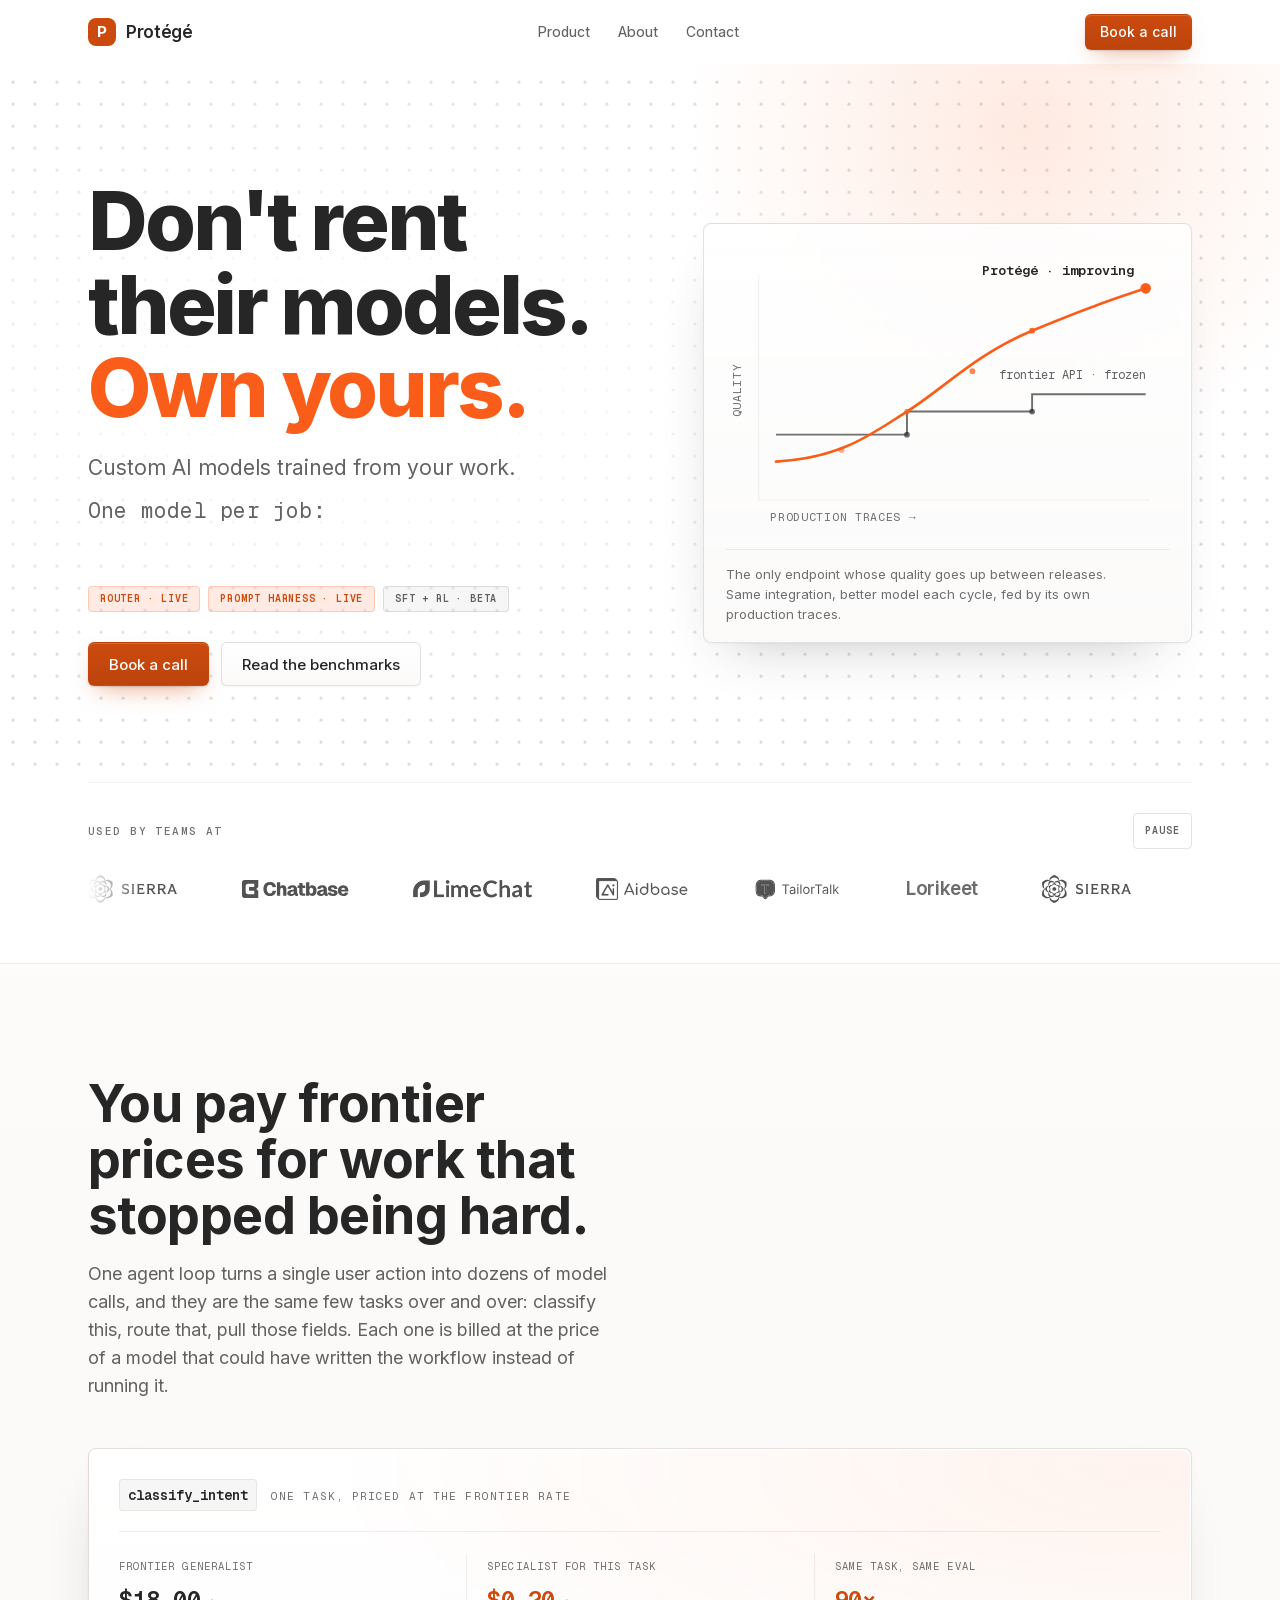
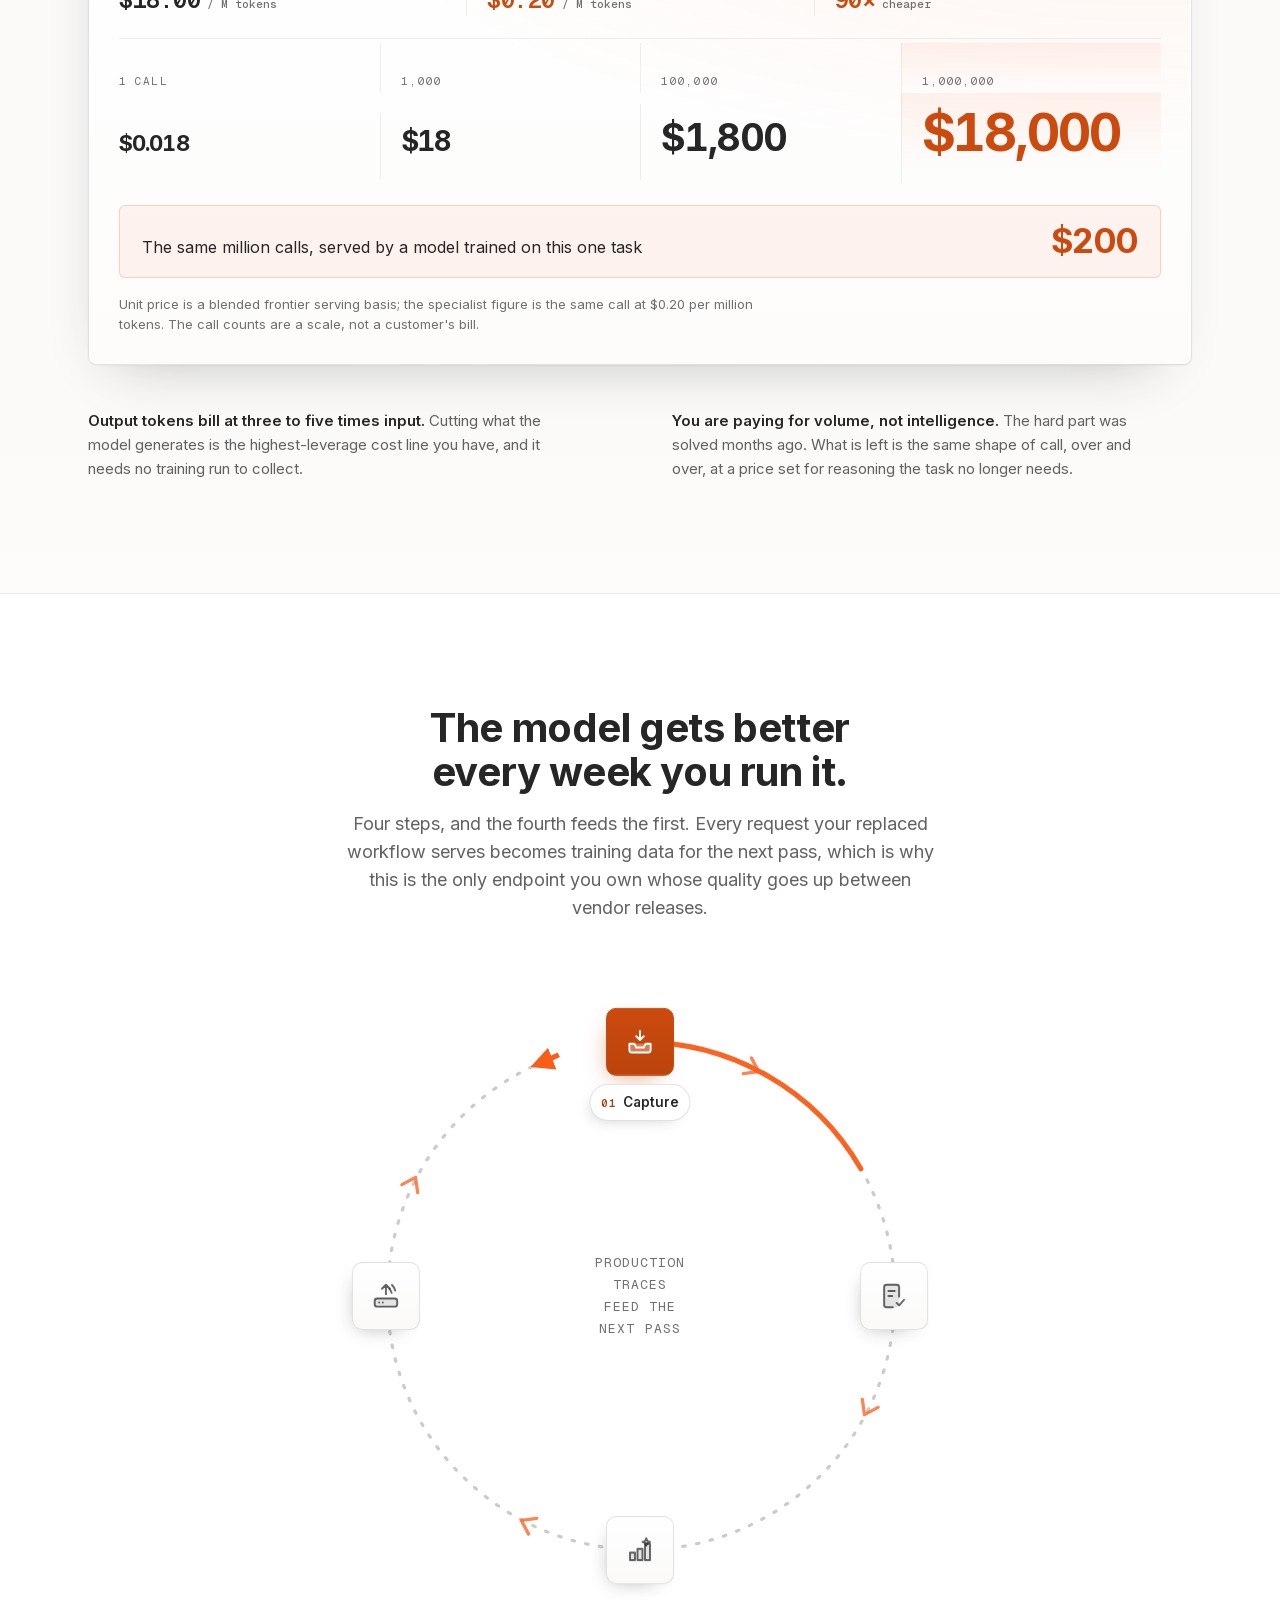
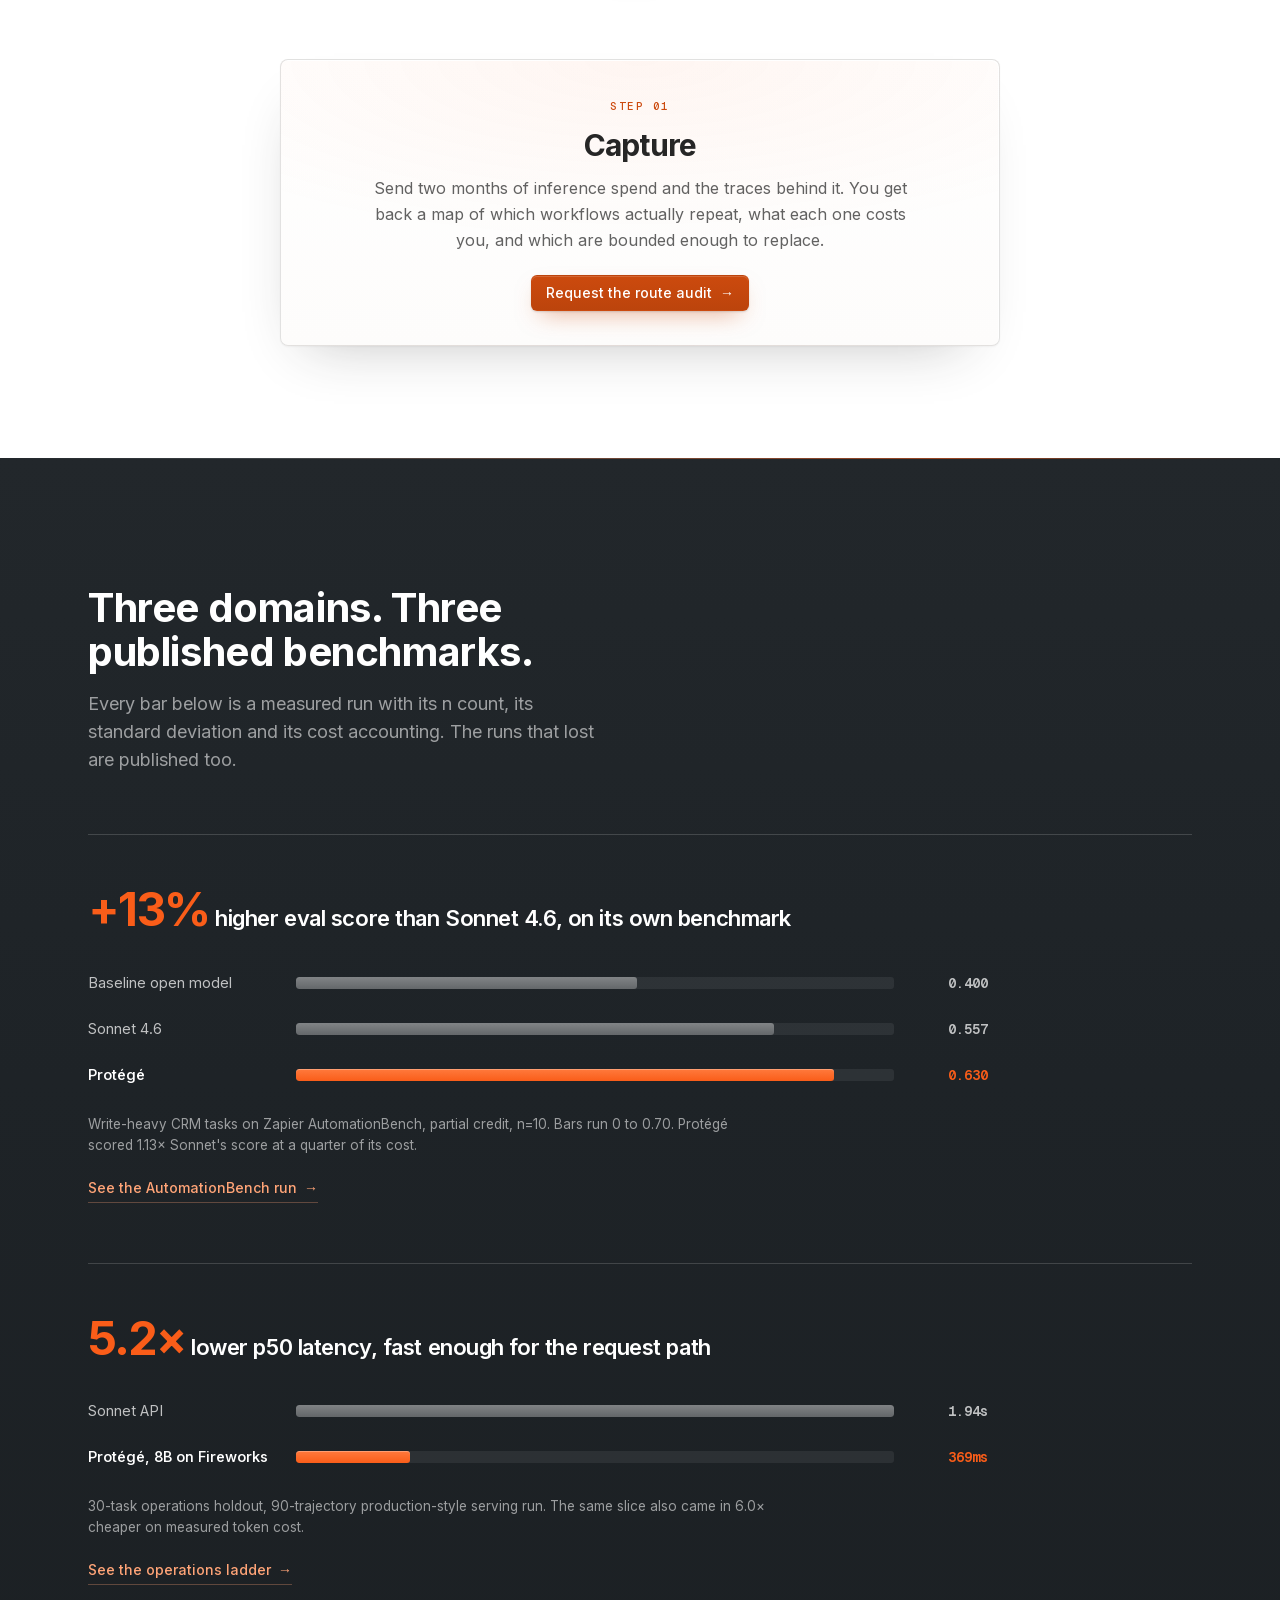
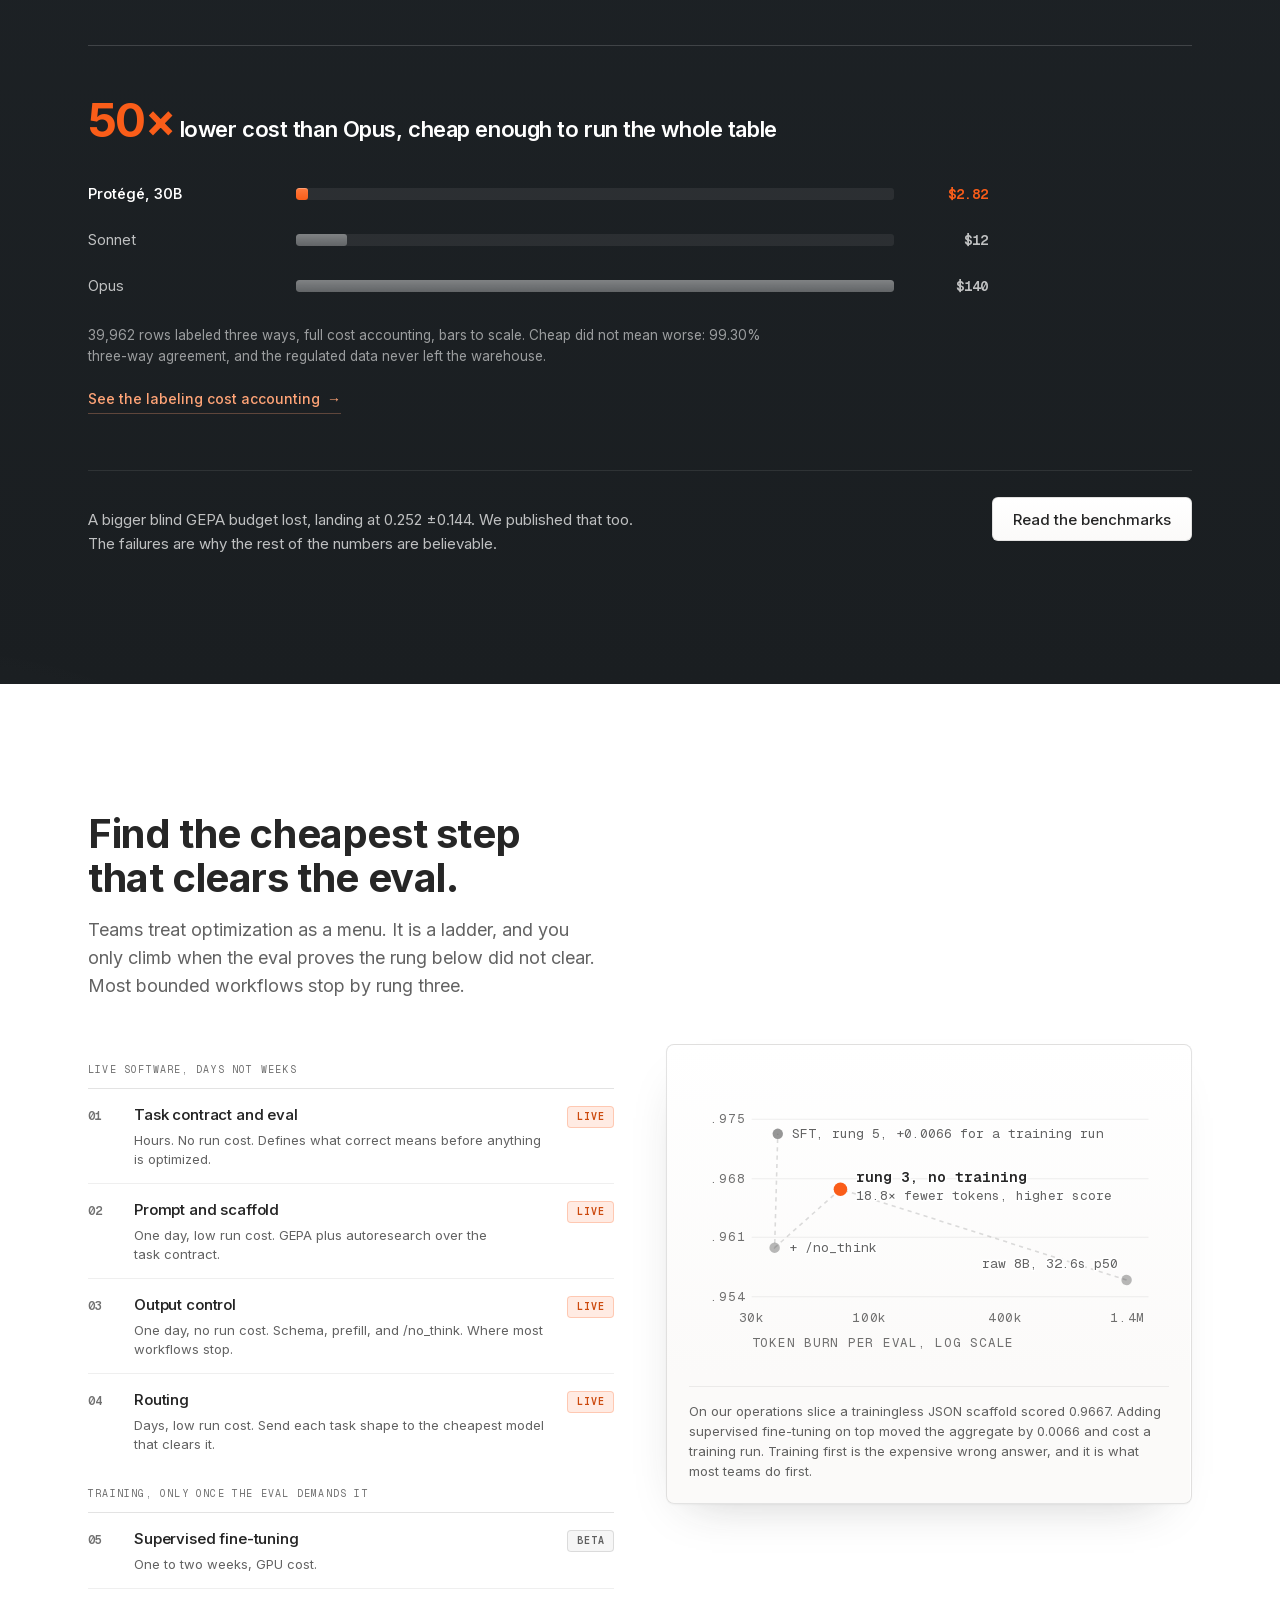
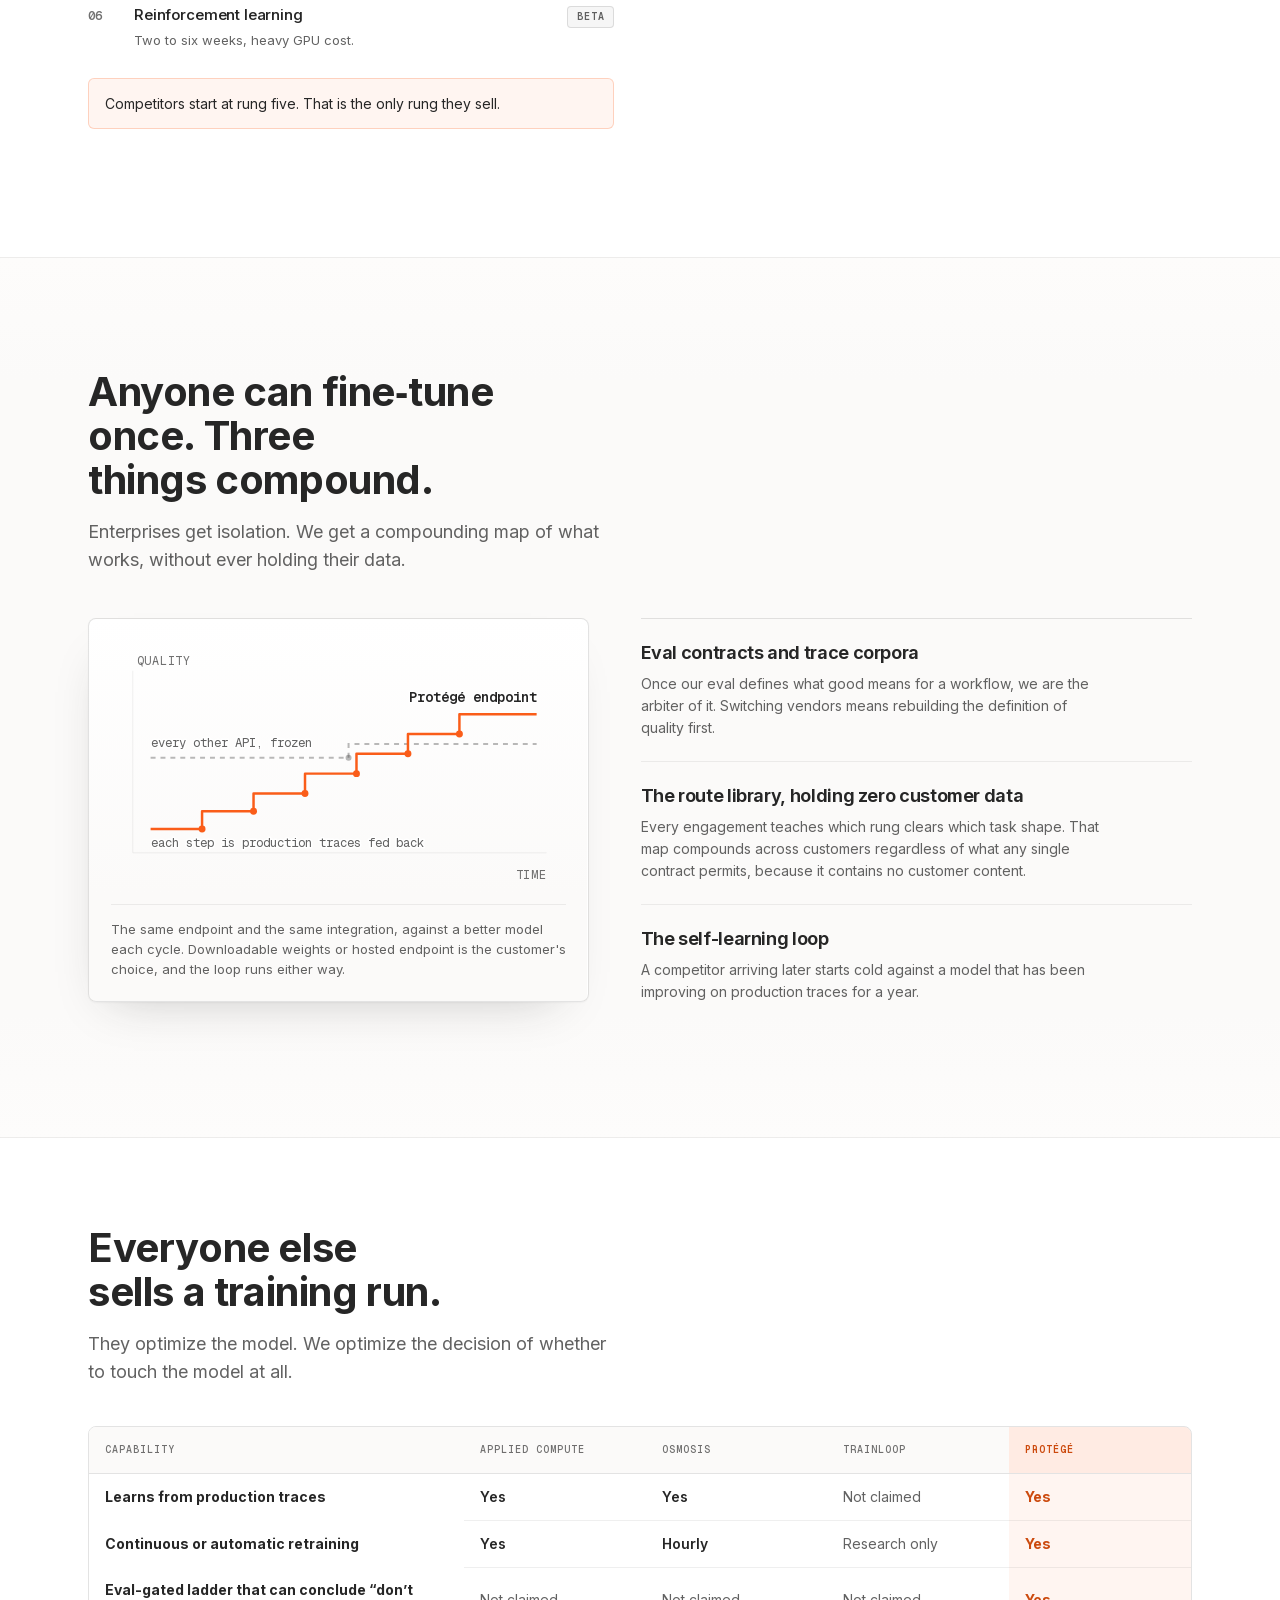
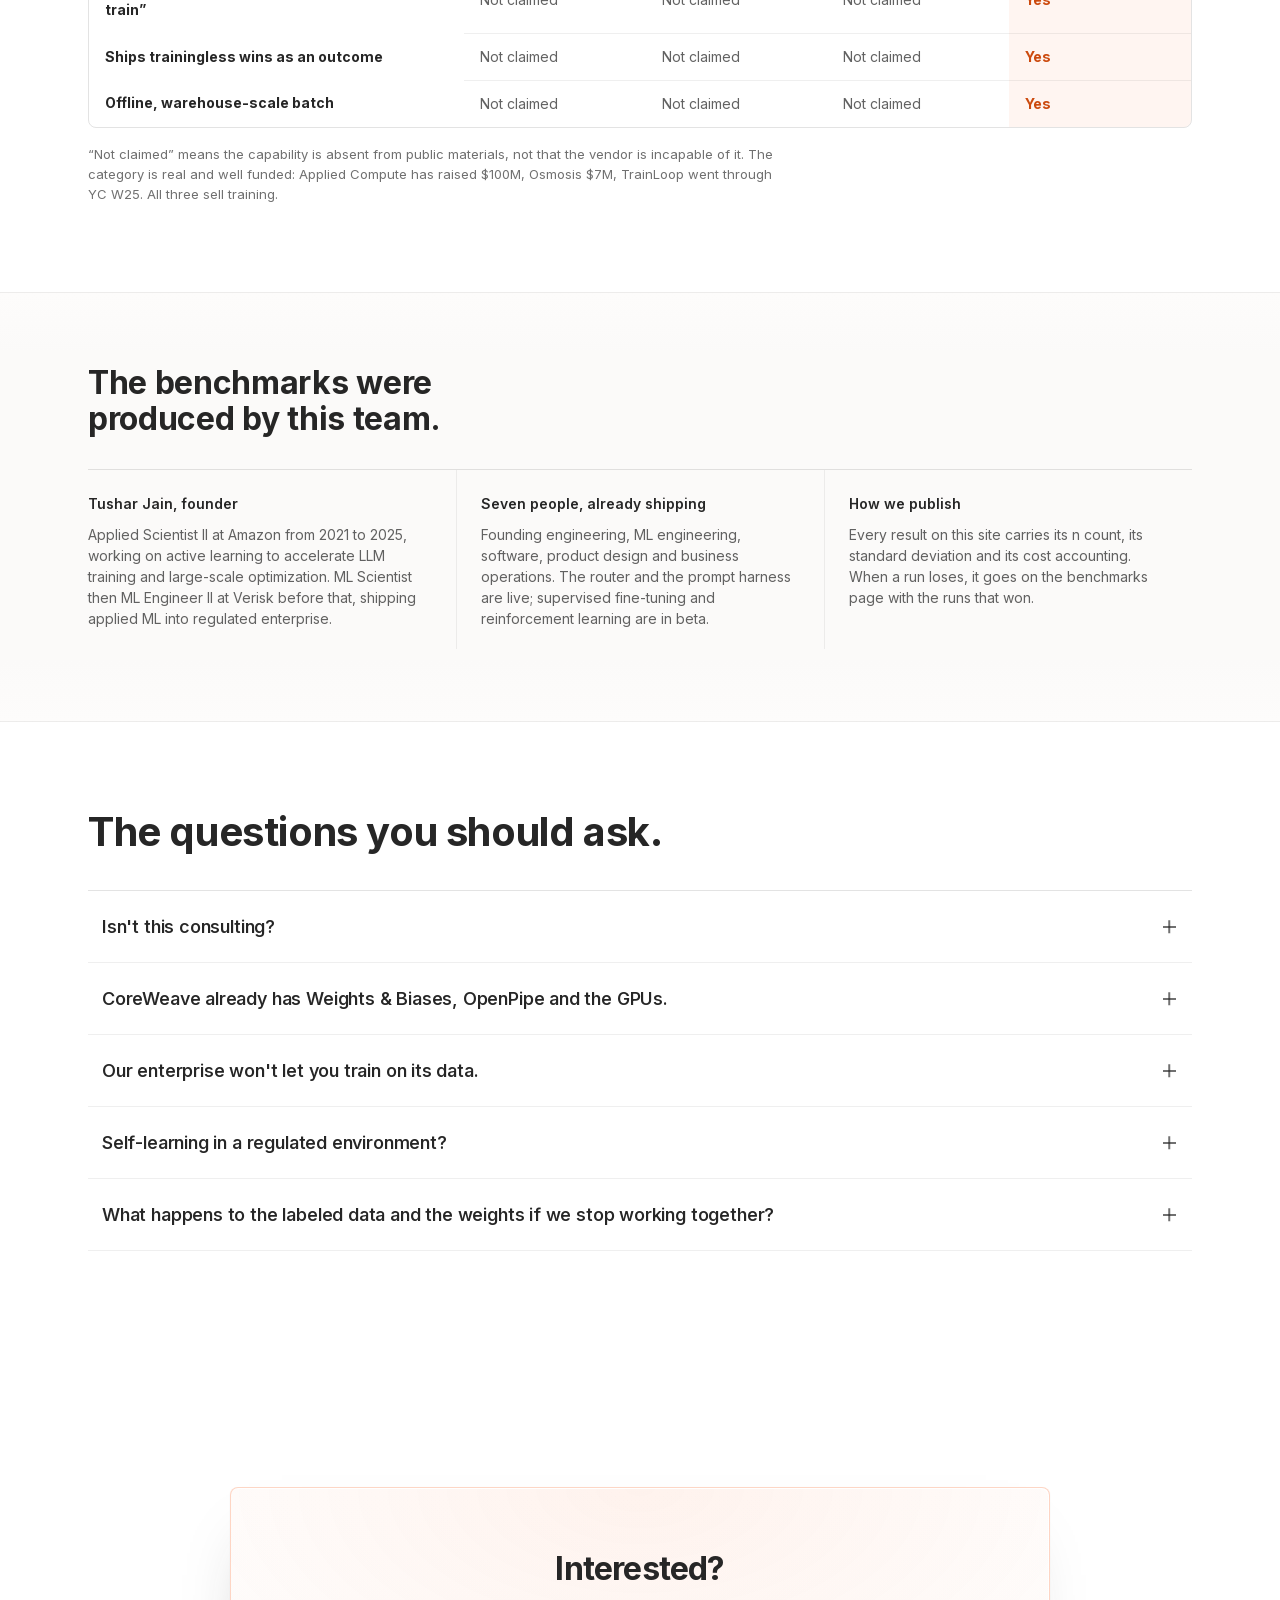
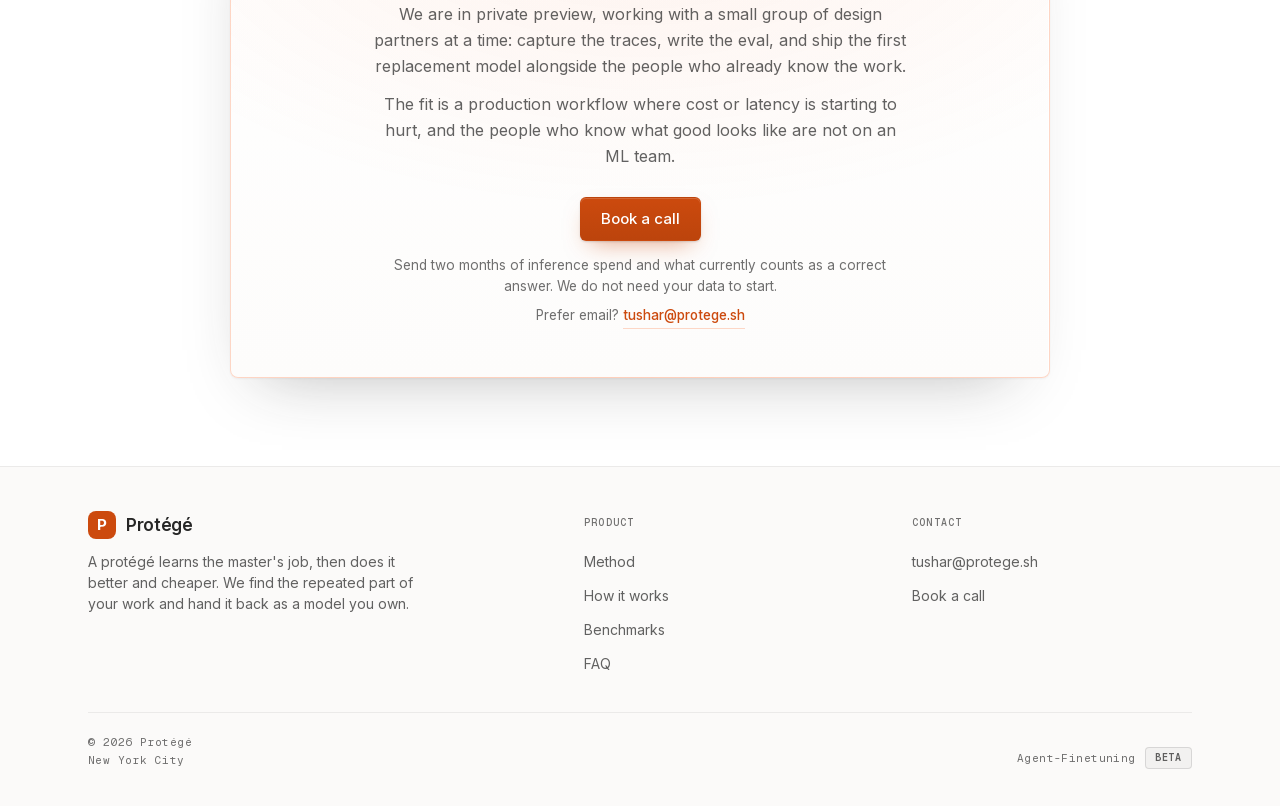
<file: index.html>
<!DOCTYPE html>
<html lang="en">
<head>
<meta charset="UTF-8">
<meta name="viewport" content="width=device-width,initial-scale=1">
<title>Protégé — LLM post-training and routing that cuts inference cost</title>
<meta name="description" content="Protégé finds the repeated work in your LLM spend, proves the cheapest route that clears your eval, and hands back an open model you own. Published benchmarks with n counts.">
<meta name="theme-color" content="#ffffff">
<meta name="color-scheme" content="light">

<link rel="canonical" href="https://protege.sh/">

<meta property="og:type" content="website">
<meta property="og:site_name" content="Protégé">
<meta property="og:locale" content="en_US">
<meta property="og:url" content="https://protege.sh/">
<meta property="og:title" content="Protégé: own the models that do your repeated work">
<meta property="og:description" content="Find the repeated work in your LLM spend. Prove the cheapest route that clears your eval. Keep the weights.">
<meta property="og:image" content="https://protege.sh/assets/og.png">
<meta property="og:image:width" content="1200">
<meta property="og:image:height" content="630">
<meta property="og:image:type" content="image/png">
<meta property="og:image:alt" content="Protégé — eval-driven post-training and LLM routing">
<meta name="twitter:card" content="summary_large_image">
<meta name="twitter:title" content="Protégé: own the models that do your repeated work">
<meta name="twitter:description" content="Find the repeated work in your LLM spend. Prove the cheapest route that clears your eval. Keep the weights.">
<meta name="twitter:image" content="https://protege.sh/assets/og.png">
<meta name="twitter:image:alt" content="Protégé — eval-driven post-training and LLM routing">

<link rel="icon" href="assets/favicon.svg" type="image/svg+xml">
<link rel="preload" href="assets/fonts/inter-latin.woff2" as="font" type="font/woff2" crossorigin>
<link rel="preload" href="assets/fonts/geist-mono-latin.woff2" as="font" type="font/woff2" crossorigin>
<link rel="preload" href="assets/fonts/inter-latin-ext.woff2" as="font" type="font/woff2" crossorigin>
<link rel="stylesheet" href="assets/css/site.css">
<script>document.documentElement.className+=" js";setTimeout(function(){if(!window.__protegeReady)document.documentElement.className=document.documentElement.className.replace(" js","")},2500)</script>
<noscript><style>.reveal{opacity:1!important;transform:none!important}</style></noscript>
<script type="application/ld+json">
{
  "@context": "https://schema.org",
  "@graph": [
    {
      "@type": "Organization",
      "@id": "https://protege.sh/#organization",
      "name": "Protégé",
      "alternateName": "Protege",
      "url": "https://protege.sh/",
      "logo": "https://protege.sh/assets/og.png",
      "description": "Protégé finds the repeated work inside a company's LLM spend, proves the cheapest route that clears their eval, and hands back an open model they own.",
      "email": "tushar@protege.sh",
      "address": {
        "@type": "PostalAddress",
        "addressLocality": "New York",
        "addressRegion": "NY",
        "addressCountry": "US"
      },
      "founder": {
        "@type": "Person",
        "name": "Tushar Jain",
        "jobTitle": "Founder",
        "sameAs": [
          "https://scholar.google.com/citations?user=Aq7k140AAAAJ&hl=en"
        ],
        "alumniOf": [
          {
            "@type": "Organization",
            "name": "Amazon"
          },
          {
            "@type": "Organization",
            "name": "Verisk"
          }
        ]
      },
      "knowsAbout": [
        "LLM post-training",
        "supervised fine-tuning",
        "reinforcement learning from production traces",
        "LLM routing",
        "eval-driven optimization",
        "inference cost reduction"
      ]
    },
    {
      "@type": "WebSite",
      "@id": "https://protege.sh/#website",
      "url": "https://protege.sh/",
      "name": "Protégé",
      "publisher": {
        "@id": "https://protege.sh/#organization"
      },
      "inLanguage": "en"
    },
    {
      "@type": "WebPage",
      "@id": "https://protege.sh/#webpage",
      "url": "https://protege.sh/",
      "name": "Protégé: own the models that do your repeated work",
      "isPartOf": {
        "@id": "https://protege.sh/#website"
      },
      "about": {
        "@id": "https://protege.sh/#organization"
      }
    },
    {
      "@type": "FAQPage",
      "@id": "https://protege.sh/#faq",
      "isPartOf": {
        "@id": "https://protege.sh/#webpage"
      },
      "mainEntity": [
        {
          "@type": "Question",
          "name": "Isn't this consulting?",
          "acceptedAnswer": {
            "@type": "Answer",
            "text": "The ladder is productized. Rungs two, three and four are live software, and every engagement returns reusable rungs to the route library, so forward-deployed hours per engagement fall as coverage rises. The self-learning endpoint is the terminal product."
          }
        },
        {
          "@type": "Question",
          "name": "CoreWeave already has Weights & Biases, OpenPipe and the GPUs.",
          "acceptedAnswer": {
            "@type": "Answer",
            "text": "They assembled it to fill their own capacity, because post-training is a feature that sells compute. We stay neutral across providers, we hand back the weights, and we lead with the eval rather than the cluster. Different buyer, different incentive."
          }
        },
        {
          "@type": "Question",
          "name": "Our enterprise won't let you train on its data.",
          "acceptedAnswer": {
            "@type": "Answer",
            "text": "It does not have to. The cross-customer asset is the route library, a map of which rung clears which task shape, and it contains zero customer content. Per-tenant learning stays isolated and is sold as the feature."
          }
        },
        {
          "@type": "Question",
          "name": "Self-learning in a regulated environment?",
          "acceptedAnswer": {
            "@type": "Answer",
            "text": "There is a human approval gate on by default. No checkpoint promotes without sign-off in regulated tenants, and every retrain is versioned, diffable and rollback-able with a full audit trail. Silent self-redeployment is an audit finding, not a feature."
          }
        },
        {
          "@type": "Question",
          "name": "What happens to the labeled data and the weights if we stop working together?",
          "acceptedAnswer": {
            "@type": "Answer",
            "text": "The weights and the eval contract are yours to keep and to run anywhere. Regulated data stays inside your warehouse throughout; on the 39,962-row labeling run we only needed the problem shape, meaning the domain, the labels, a few examples and the eval contract."
          }
        }
      ]
    }
  ]
}
</script>
</head>
<body>

<a class="skip-link" href="#main">Skip to content</a>
<div id="navSentinel" aria-hidden="true"></div>

<header class="nav">
  <div class="wrap">
    <a class="brand" href="/" aria-label="Protégé home">
      <span class="mark" aria-hidden="true">P</span>
      <span class="word">Protégé</span>
    </a>
    <nav aria-label="Primary">
      <ul class="nav-links">
        <li><a href="#how">Product</a></li>
        <li><a href="team/">About</a></li>
        <li><a href="mailto:tushar@protege.sh">Contact</a></li>
      </ul>
    </nav>
    <div class="nav-right">
      <a class="btn btn-primary btn-sm" href="https://cal.com/tushar-ironlabs" target="_blank" rel="noopener">Book a call</a>
    </div>
  </div>
</header>

<main id="main" tabindex="-1">

<!-- ── HERO ───────────────────────────────────────────────────────────────── -->
<section class="hero">
  <canvas class="field" aria-hidden="true"></canvas>

  <div class="wrap">
    <div class="hero-grid">
      <div class="hero-say">
        <h1 class="t-h1">Don't rent their models.<br><em>Own yours.</em></h1>
        <p class="hero-sub">Custom AI models trained from your work.</p>

        <p class="hero-roles">
          One model per job:
          <span class="roles">
            <span class="sr-only">a sales model, a CX model, an invoice-extraction model, a ticket-triage model,
              a document-review model.</span>
            <span class="roles-slot" aria-hidden="true">
              <span>a sales model</span>
              <span>a CX model</span>
              <span>an invoice-extraction model</span>
              <span>a ticket-triage model</span>
              <span>a document-review model</span>
            </span>
          </span>
        </p>

        <ul class="status">
          <li><span class="pill pill-live">Router &middot; Live</span></li>
          <li><span class="pill pill-live">Prompt harness &middot; Live</span></li>
          <li><span class="pill pill-beta">SFT + RL &middot; Beta</span></li>
        </ul>

        <div class="hero-cta">
          <a class="btn btn-primary" href="https://cal.com/tushar-ironlabs" target="_blank" rel="noopener">Book a call</a>
          <a class="btn btn-ghost" href="benchmarks/">Read the benchmarks</a>
        </div>
      </div>

      <figure class="hero-fig">
        <svg viewBox="0 0 460 300" width="100%" role="img"
             aria-label="Quality over time. A frontier API stays flat between vendor releases, stepping up only when a vendor ships. The Protégé endpoint climbs continuously as production traces are fed back, overtaking the frontier line and continuing to rise.">
          <g class="fig-axis">
            <text x="16" y="150" transform="rotate(-90 16 150)" text-anchor="middle">QUALITY</text>
            <text x="46" y="286">PRODUCTION TRACES &rarr;</text>
          </g>
          <line x1="34" y1="264" x2="440" y2="264" class="fig-grid"></line>
          <line x1="34" y1="30" x2="34" y2="264" class="fig-grid"></line>

          <!-- frontier: flat, with two vendor releases -->
          <path d="M52 196 L188 196 L188 172 L318 172 L318 154 L436 154" fill="none"
                stroke="var(--text-3)" stroke-width="2"></path>
          <circle cx="188" cy="196" r="3" fill="var(--text-3)"></circle>
          <circle cx="318" cy="172" r="3" fill="var(--text-3)"></circle>
          <text class="fig-label" x="436" y="138" text-anchor="end">frontier API &middot; frozen</text>

          <!-- protégé: continuous climb -->
          <path d="M52 224 C 120 220, 150 196, 188 172 S 260 112, 318 88 S 400 56, 436 44"
                fill="none" stroke="var(--heat-100)" stroke-width="2.75" stroke-linecap="round"></path>
          <circle cx="120" cy="212" r="3" fill="var(--heat-100)" fill-opacity=".5"></circle>
          <circle cx="188" cy="172" r="3" fill="var(--heat-100)" fill-opacity=".6"></circle>
          <circle cx="256" cy="130" r="3" fill="var(--heat-100)" fill-opacity=".75"></circle>
          <circle cx="318" cy="88" r="3" fill="var(--heat-100)" fill-opacity=".9"></circle>
          <circle cx="436" cy="44" r="5.5" fill="var(--heat-100)"></circle>
          <text class="fig-value" x="424" y="30" text-anchor="end" fill="var(--heat-text)">Protégé &middot; improving</text>
        </svg>
        <figcaption>The only endpoint whose quality goes up between releases. Same integration, better model each
          cycle, fed by its own production traces.</figcaption>
      </figure>
    </div>
  </div>
</section>

<!-- ── USED BY ────────────────────────────────────────────────────────────── -->
<section class="usedby tight">
  <div class="wrap">
    <div class="usedby-head">
      <p class="usedby-label">Used by teams at</p>
      <button class="marquee-toggle" type="button" data-marquee-toggle>Pause</button>
    </div>
    <div class="logo-marquee">
      <div class="logo-marquee-inner">
        <ul class="logo-track">
        <li><img src="assets/logos/sierra.svg" alt="Sierra" width="116" height="36" style="--h:28px"></li>
        <li><img src="assets/logos/chatbase.svg" alt="Chatbase" width="143" height="24" style="--h:18px"></li>
        <li><img src="assets/logos/limechat.webp" alt="LimeChat" width="922" height="140" style="--h:18px"></li>
        <li><img src="assets/logos/aidbase.webp" alt="Aidbase" width="1136" height="272" style="--h:22px"></li>
        <li><img src="assets/logos/tailortalk.svg" alt="TailorTalk" width="1248" height="332" style="--h:24px"></li>
        <!-- Lorikeet publishes no wordmark SVG, and their bird mark silhouettes
             into an unreadable blob. Set in type until they send the real file. -->
        <li><span class="lockup">Lorikeet</span></li>
        </ul>
        <ul class="logo-track" aria-hidden="true">
        <li><img src="assets/logos/sierra.svg" alt="" width="116" height="36" style="--h:28px"></li>
        <li><img src="assets/logos/chatbase.svg" alt="" width="143" height="24" style="--h:18px"></li>
        <li><img src="assets/logos/limechat.webp" alt="" width="922" height="140" style="--h:18px"></li>
        <li><img src="assets/logos/aidbase.webp" alt="" width="1136" height="272" style="--h:22px"></li>
        <li><img src="assets/logos/tailortalk.svg" alt="" width="1248" height="332" style="--h:24px"></li>
        <li><span class="lockup">Lorikeet</span></li>
        </ul>
      </div>
    </div>
  </div>
</section>

<!-- ── THE VILLAIN ────────────────────────────────────────────────────────── -->
<section class="villain band-lighter">
  <div class="wrap">
    <div class="section-head reveal">
      <h2 class="t-h2">You pay frontier prices for work that stopped being hard.</h2>
      <p class="lede">One agent loop turns a single user action into dozens of model calls, and they are the
        same few tasks over and over: classify this, route that, pull those fields. Each one is billed at the
        price of a model that could have written the workflow instead of running it.</p>
    </div>

    <figure class="meter reveal">
      <figcaption class="meter-head">
        <code>classify_intent</code>
        <span>one task, priced at the frontier rate</span>
      </figcaption>

      <div class="rates">
        <div class="rate">
          <span class="rate-who">Frontier generalist</span>
          <span class="rate-amt">$18.00<i>/ M tokens</i></span>
        </div>
        <div class="rate is-heat">
          <span class="rate-who">Specialist for this task</span>
          <span class="rate-amt">$0.20<i>/ M tokens</i></span>
        </div>
        <div class="rate rate-x">
          <span class="rate-who">Same task, same eval</span>
          <span class="rate-amt">90&times;<i>cheaper</i></span>
        </div>
      </div>

      <ol class="meter-scale">
        <li><span class="n">1 call</span><span class="v" style="--s:22px">$0.018</span></li>
        <li><span class="n">1,000</span><span class="v" style="--s:28px">$18</span></li>
        <li><span class="n">100,000</span><span class="v" style="--s:38px">$1,800</span></li>
        <li class="is-peak"><span class="n">1,000,000</span><span class="v" style="--s:52px">$18,000</span></li>
      </ol>

      <p class="meter-punch">
        <span>The same million calls, served by a model trained on this one task</span>
        <b>$200</b>
      </p>

      <p class="meter-note">Unit price is a blended frontier serving basis; the specialist figure is the same
        call at $0.20 per million tokens. The call counts are a scale, not a customer's bill.</p>
    </figure>

    <div class="villain-note reveal">
      <p><b>Output tokens bill at three to five times input.</b> Cutting what the model generates is the
        highest-leverage cost line you have, and it needs no training run to collect.</p>
      <p><b>You are paying for volume, not intelligence.</b> The hard part was solved months ago. What is left
        is the same shape of call, over and over, at a price set for reasoning the task no longer needs.</p>
    </div>
  </div>
</section>

<!-- ── THE LOOP ───────────────────────────────────────────────────────────── -->
<section id="how" class="loopsec">
  <div class="wrap">
    <div class="section-head loop-head reveal">
      <h2 class="t-h3">The model gets better every week you run it.</h2>
      <p class="lede">Four steps, and the fourth feeds the first. Every request your replaced workflow serves
        becomes training data for the next pass, which is why this is the only endpoint you own whose quality
        goes up between vendor releases.</p>
    </div>

    <div class="loop reveal">
      <!-- The orbit is the control. Icon and heading travel together; hovering or
           focusing one stops the ring and raises its heading. -->
      <div class="loop-orbit">
        <svg class="loop-arc" viewBox="0 0 520 520" aria-hidden="true">
          <defs>
            <marker id="loopArrow" viewBox="0 0 12 12" refX="9" refY="6" markerWidth="4.6" markerHeight="4.6"
                    orient="auto">
              <path d="M0 0 L12 6 L0 12 z" fill="var(--heat-100)"/>
            </marker>
          </defs>
          <!-- an arc that stops short of closing, so it reads as a cycle -->
          <path class="loop-arc-line" d="M 260 60 A 200 200 0 1 1 178 78"/>
          <path class="loop-arc-head" d="M 196 70 A 200 200 0 0 1 178 78" marker-end="url(#loopArrow)"/>
          <path class="loop-chev" d="M -7 -7 L 3 0 L -7 7" transform="translate(438.2 350.8) rotate(117)"/>
          <path class="loop-chev" d="M -7 -7 L 3 0 L -7 7" transform="translate(169.2 438.2) rotate(207)"/>
          <path class="loop-chev" d="M -7 -7 L 3 0 L -7 7" transform="translate(81.8 169.2) rotate(297)"/>
          <path class="loop-chev" d="M -7 -7 L 3 0 L -7 7" transform="translate(350.8 81.8) rotate(387)"/>
          <path class="loop-arc-run"  d="M 260 60 A 200 200 0 1 1 190 73"/>
        </svg>

        <div class="orbit-track" role="tablist" aria-label="The four steps of the loop">
          <button class="onode" type="button" role="tab" id="tab-1" data-step="1" style="--i:0"
                  aria-selected="true" aria-controls="loop-panel" tabindex="0">
            <span class="onode-ico"><svg viewBox="0 0 24 24" fill="none" stroke="currentColor" stroke-width="1.5" stroke-linecap="round" stroke-linejoin="round" aria-hidden="true"><path class="i-fill" d="M3.5 13.5h17v5a2 2 0 0 1-2 2h-13a2 2 0 0 1-2-2z"/><path d="M3.5 13.5h4l1.5 3h6l1.5-3h4v5a2 2 0 0 1-2 2h-13a2 2 0 0 1-2-2z"/><path d="M12 3v7.5m0 0 3-3m-3 3-3-3"/></svg></span>
            <span class="onode-label" aria-hidden="true"><b>01</b> Capture</span>
            <span class="sr-only">Step 01, Capture</span>
          </button>
          <button class="onode" type="button" role="tab" id="tab-2" data-step="2" style="--i:1"
                  aria-selected="false" aria-controls="loop-panel" tabindex="-1">
            <span class="onode-ico"><svg viewBox="0 0 24 24" fill="none" stroke="currentColor" stroke-width="1.5" stroke-linecap="round" stroke-linejoin="round" aria-hidden="true"><rect class="i-fill" x="4" y="3" width="12" height="18" rx="2"/><path d="M16 12.5V5a2 2 0 0 0-2-2H6a2 2 0 0 0-2 2v14a2 2 0 0 0 2 2h5"/><path d="M7.5 8h5M7.5 12h3"/><path d="m14 17.5 2 2 4-4.5"/></svg></span>
            <span class="onode-label" aria-hidden="true"><b>02</b> Evaluate</span>
            <span class="sr-only">Step 02, Evaluate</span>
          </button>
          <button class="onode" type="button" role="tab" id="tab-3" data-step="3" style="--i:2"
                  aria-selected="false" aria-controls="loop-panel" tabindex="-1">
            <span class="onode-ico"><svg viewBox="0 0 24 24" fill="none" stroke="currentColor" stroke-width="1.5" stroke-linecap="round" stroke-linejoin="round" aria-hidden="true"><path class="i-fill" d="M4 20h4v-6H4zm6 0h4v-9h-4zm6 0h4V7h-4z"/><path d="M4 20h4v-6H4zm6 0h4v-9h-4zm6 0h4V7h-4z"/><path d="m17 2.5.85 2.15L20 5.5l-2.15.85L17 8.5l-.85-2.15L14 5.5l2.15-.85z"/></svg></span>
            <span class="onode-label" aria-hidden="true"><b>03</b> Train</span>
            <span class="sr-only">Step 03, Train</span>
          </button>
          <button class="onode" type="button" role="tab" id="tab-4" data-step="4" style="--i:3"
                  aria-selected="false" aria-controls="loop-panel" tabindex="-1">
            <span class="onode-ico"><svg viewBox="0 0 24 24" fill="none" stroke="currentColor" stroke-width="1.5" stroke-linecap="round" stroke-linejoin="round" aria-hidden="true"><rect class="i-fill" x="3" y="14" width="18" height="6.5" rx="2"/><rect x="3" y="14" width="18" height="6.5" rx="2"/><path d="M6.5 17.2h.01M9.5 17.2h.01"/><path d="M12 10.5V3m0 0 3.2 3.2M12 3 8.8 6.2"/><path d="M16.5 9.5a5.5 5.5 0 0 0-1.8-3.2M19.4 7.6a8.5 8.5 0 0 0-2.6-4.4"/></svg></span>
            <span class="onode-label" aria-hidden="true"><b>04</b> Deploy</span>
            <span class="sr-only">Step 04, Deploy</span>
          </button>
        </div>

        <p class="loop-center">production traces<br>feed the next pass</p>
      </div>

      <div class="loop-panel" id="loop-panel" role="tabpanel" aria-labelledby="tab-1">
        <div class="lp" data-step="1">
          <p class="lp-n">Step 01</p>
          <h3 class="lp-title">Capture</h3>
          <p class="lp-body">Send two months of inference spend and the traces behind it. You get back a map of which workflows actually repeat, what each one costs you, and which are bounded enough to replace.</p>
          <a class="btn btn-primary btn-sm" href="#audit">Request the route audit <span class="arw" aria-hidden="true">&rarr;</span></a>
        </div>
        <div class="lp" data-step="2" hidden>
          <p class="lp-n">Step 02</p>
          <h3 class="lp-title">Evaluate</h3>
          <p class="lp-body">Before anything is optimized, an eval contract fixes what a correct answer is for your workflow, with n counts and standard deviations. Skip it and every number that follows is decoration.</p>
          <a class="btn btn-primary btn-sm" href="#method">See the ladder <span class="arw" aria-hidden="true">&rarr;</span></a>
        </div>
        <div class="lp" data-step="3" hidden>
          <p class="lp-n">Step 03</p>
          <h3 class="lp-title">Train</h3>
          <p class="lp-body">Only if the eval says you have to. We climb rung by rung and stop at the cheapest one that clears, which is why most bounded workflows never reach a training run at all.</p>
          <a class="btn btn-primary btn-sm" href="benchmarks/">Read the benchmarks <span class="arw" aria-hidden="true">&rarr;</span></a>
        </div>
        <div class="lp" data-step="4" hidden>
          <p class="lp-n">Step 04</p>
          <h3 class="lp-title">Deploy</h3>
          <p class="lp-body">Weights you can download or an endpoint we host, your call. From then on it learns from its own production traces, and those traces are what the next pass captures.</p>
          <a class="btn btn-primary btn-sm" href="#compounds">What compounds <span class="arw" aria-hidden="true">&rarr;</span></a>
        </div>
      </div>
    </div>
  </div>
</section>

<!-- ── PROOF (the one dark band) ──────────────────────────────────────────── -->
<section id="proof" class="proof">
  <div class="wrap">
    <div class="section-head reveal">
      <h2 class="t-h3">Three domains. Three published benchmarks.</h2>
      <p class="lede">Every bar below is a measured run with its n count, its standard deviation and its cost
        accounting. The runs that lost are published too.</p>
    </div>

    <article class="result reveal">
      <h3 class="result-num">+13%<span> higher eval score than Sonnet 4.6, on its own benchmark</span></h3>
      <div class="chart">
        <div class="ch-row">
          <span class="ch-name">Baseline open model</span>
          <span class="ch-track"><span class="fill" style="width:57%"></span></span>
          <span class="ch-val">0.400</span>
        </div>
        <div class="ch-row">
          <span class="ch-name">Sonnet 4.6</span>
          <span class="ch-track"><span class="fill" style="width:80%"></span></span>
          <span class="ch-val">0.557</span>
        </div>
        <div class="ch-row is-us">
          <span class="ch-name">Protégé</span>
          <span class="ch-track"><span class="fill" style="width:90%"></span></span>
          <span class="ch-val">0.630</span>
        </div>
        <p class="ch-foot">Write-heavy CRM tasks on Zapier AutomationBench, partial credit, n=10. Bars run 0 to
          0.70. Protégé scored 1.13&times; Sonnet's score at a quarter of its cost.</p>
      </div>
      <a class="tlink" href="benchmarks/#automationbench">See the AutomationBench run <span class="arw" aria-hidden="true">&rarr;</span></a>
    </article>

    <article class="result reveal">
      <h3 class="result-num">5.2&times;<span> lower p50 latency, fast enough for the request path</span></h3>
      <div class="chart">
        <div class="ch-row">
          <span class="ch-name">Sonnet API</span>
          <span class="ch-track"><span class="fill" style="width:100%"></span></span>
          <span class="ch-val">1.94s</span>
        </div>
        <div class="ch-row is-us">
          <span class="ch-name">Protégé, 8B on Fireworks</span>
          <span class="ch-track"><span class="fill" style="width:19%"></span></span>
          <span class="ch-val">369ms</span>
        </div>
        <p class="ch-foot">30-task operations holdout, 90-trajectory production-style serving run. The same
          slice also came in 6.0&times; cheaper on measured token cost.</p>
      </div>
      <a class="tlink" href="benchmarks/#operations">See the operations ladder <span class="arw" aria-hidden="true">&rarr;</span></a>
    </article>

    <article class="result reveal">
      <h3 class="result-num">50&times;<span> lower cost than Opus, cheap enough to run the whole table</span></h3>
      <div class="chart">
        <div class="ch-row is-us">
          <span class="ch-name">Protégé, 30B</span>
          <span class="ch-track"><span class="fill" style="width:2%"></span></span>
          <span class="ch-val">$2.82</span>
        </div>
        <div class="ch-row">
          <span class="ch-name">Sonnet</span>
          <span class="ch-track"><span class="fill" style="width:8.6%"></span></span>
          <span class="ch-val">$12</span>
        </div>
        <div class="ch-row">
          <span class="ch-name">Opus</span>
          <span class="ch-track"><span class="fill" style="width:100%"></span></span>
          <span class="ch-val">$140</span>
        </div>
        <p class="ch-foot">39,962 rows labeled three ways, full cost accounting, bars to scale. Cheap did not
          mean worse: 99.30% three-way agreement, and the regulated data never left the warehouse.</p>
      </div>
      <a class="tlink" href="benchmarks/#labeling">See the labeling cost accounting <span class="arw" aria-hidden="true">&rarr;</span></a>
    </article>

    <div class="proof-foot reveal">
      <p>A bigger blind GEPA budget lost, landing at 0.252 &plusmn;0.144. We published that too. The failures
        are why the rest of the numbers are believable.</p>
      <a class="btn btn-ghost" href="benchmarks/">Read the benchmarks</a>
    </div>
  </div>
</section>

<!-- ── THE METHOD ─────────────────────────────────────────────────────────── -->
<section id="method">
  <div class="wrap">
    <div class="section-head reveal">
      <h2 class="t-h3">Find the cheapest step that clears the eval.</h2>
      <p class="lede">Teams treat optimization as a menu. It is a ladder, and you only climb when the eval proves the rung below did not clear. Most bounded workflows stop by rung three.</p>
    </div>

    <div class="ladder-layout">
      <div class="reveal">
        <p class="rungs-group-label">Live software, days not weeks</p>
        <div class="rungs">
          <div class="rung">
            <span class="n">01</span>
            <span>
              <span class="name">Task contract and eval</span>
              <span class="meta">Hours. No run cost. Defines what correct means before anything is optimized.</span>
            </span>
            <span class="pill pill-live">Live</span>
          </div>
          <div class="rung">
            <span class="n">02</span>
            <span>
              <span class="name">Prompt and scaffold</span>
              <span class="meta">One day, low run cost. GEPA plus autoresearch over the task contract.</span>
            </span>
            <span class="pill pill-live">Live</span>
          </div>
          <div class="rung">
            <span class="n">03</span>
            <span>
              <span class="name">Output control</span>
              <span class="meta">One day, no run cost. Schema, prefill, and /no_think. Where most workflows stop.</span>
            </span>
            <span class="pill pill-live">Live</span>
          </div>
          <div class="rung">
            <span class="n">04</span>
            <span>
              <span class="name">Routing</span>
              <span class="meta">Days, low run cost. Send each task shape to the cheapest model that clears it.</span>
            </span>
            <span class="pill pill-live">Live</span>
          </div>
        </div>

        <p class="rungs-group-label">Training, only once the eval demands it</p>
        <div class="rungs">
          <div class="rung">
            <span class="n">05</span>
            <span>
              <span class="name">Supervised fine-tuning</span>
              <span class="meta">One to two weeks, GPU cost.</span>
            </span>
            <span class="pill pill-beta">Beta</span>
          </div>
          <div class="rung">
            <span class="n">06</span>
            <span>
              <span class="name">Reinforcement learning</span>
              <span class="meta">Two to six weeks, heavy GPU cost.</span>
            </span>
            <span class="pill pill-beta">Beta</span>
          </div>
        </div>

        <p class="rung-stop">Competitors start at rung five. That is the only rung they sell.</p>
      </div>

      <figure class="ladder-figure reveal" tabindex="0" role="region" aria-label="Optimization ladder chart, scrollable">
        <svg viewBox="0 0 460 290" role="img" width="100%"
             aria-label="Eval score against tokens burned per eval on a logarithmic scale, measured on a 30-task operations holdout. Raw 8B scores 0.9560 at 1.39 million tokens. Adding JSON prefill scores 0.9667 at 74 thousand tokens. Adding slash-no-think scores 0.9598 at 38 thousand tokens. Supervised fine-tuning scores 0.9733 at 39 thousand tokens.">
          <g class="fig-grid">
            <line x1="60" y1="220" x2="440" y2="220"></line>
            <line x1="60" y1="163" x2="440" y2="163"></line>
            <line x1="60" y1="107" x2="440" y2="107"></line>
            <line x1="60" y1="50"  x2="440" y2="50"></line>
          </g>
          <g class="fig-axis">
            <text x="54" y="224" text-anchor="end">.954</text>
            <text x="54" y="167" text-anchor="end">.961</text>
            <text x="54" y="111" text-anchor="end">.968</text>
            <text x="54" y="54"  text-anchor="end">.975</text>
            <text x="60"  y="244" text-anchor="middle">30k</text>
            <text x="173" y="244" text-anchor="middle">100k</text>
            <text x="303" y="244" text-anchor="middle">400k</text>
            <text x="420" y="244" text-anchor="middle">1.4M</text>
            <text x="60" y="268">TOKEN BURN PER EVAL, LOG SCALE</text>
          </g>

          <!-- path through the ladder -->
          <path d="M419 204 L145 117 L82 173 L85 64" fill="none" stroke="#262626" stroke-opacity=".16" stroke-width="1.5" stroke-dasharray="4 4"></path>

          <circle cx="419" cy="204" r="5" fill="#262626" fill-opacity=".32"></circle>
          <text class="fig-label" x="411" y="192" text-anchor="end">raw 8B, 32.6s p50</text>

          <circle cx="145" cy="117" r="6.5" fill="#fa5d19"></circle>
          <text class="fig-value" x="160" y="110" fill="#cc4a0e">rung 3, no training</text>
          <text class="fig-label" x="160" y="127">18.8&#215; fewer tokens, higher score</text>

          <circle cx="82" cy="173" r="5" fill="#262626" fill-opacity=".32"></circle>
          <text class="fig-label" x="96" y="177">+ /no_think</text>

          <circle cx="85" cy="64" r="5" fill="#262626" fill-opacity=".48"></circle>
          <text class="fig-label" x="99" y="68">SFT, rung 5, +0.0066 for a training run</text>
        </svg>
        <figcaption>On our operations slice a trainingless JSON scaffold scored 0.9667. Adding supervised fine-tuning on top moved the aggregate by 0.0066 and cost a training run. Training first is the expensive wrong answer, and it is what most teams do first.</figcaption>
      </figure>
    </div>
  </div>
</section>

<!-- ── WHAT COMPOUNDS ─────────────────────────────────────────────────────── -->
<section id="compounds" class="band-lighter">
  <div class="wrap">
    <div class="section-head reveal">
      <h2 class="t-h3">Anyone can fine&#8209;tune once. Three things compound.</h2>
      <p class="lede">Enterprises get isolation. We get a compounding map of what works, without ever holding their data.</p>
    </div>

    <div class="compound-layout">
      <figure class="ladder-figure reveal" tabindex="0" role="region" aria-label="Endpoint quality over time chart, scrollable">
        <svg viewBox="0 0 460 250" role="img" width="100%"
             aria-label="Quality over time. Every other API stays flat between vendor releases. The Protégé endpoint steps upward at each tick as production traces are fed back.">
          <g class="fig-axis">
            <text x="26" y="24">QUALITY</text>
            <text x="440" y="240" text-anchor="end">TIME</text>
          </g>
          <line x1="22" y1="214" x2="440" y2="214" class="fig-grid"></line>
          <line x1="22" y1="30" x2="22" y2="214" class="fig-grid"></line>

          <!-- frozen -->
          <path d="M40 118 L240 118 L240 104 L430 104" fill="none" stroke="#262626" stroke-opacity=".32" stroke-width="2" stroke-dasharray="5 5"></path>
          <circle cx="240" cy="118" r="3" fill="#262626" fill-opacity=".32"></circle>
          <text class="fig-label" x="40" y="107">every other API, frozen</text>

          <!-- protege steps -->
          <path d="M40 190 L92 190 L92 172 L144 172 L144 154 L196 154 L196 134 L248 134 L248 114 L300 114 L300 94 L352 94 L352 74 L430 74"
                fill="none" stroke="#fa5d19" stroke-width="2.5" stroke-linejoin="round"></path>
          <circle cx="92" cy="190" r="3.5" fill="#fa5d19"></circle>
          <circle cx="144" cy="172" r="3.5" fill="#fa5d19"></circle>
          <circle cx="196" cy="154" r="3.5" fill="#fa5d19"></circle>
          <circle cx="248" cy="134" r="3.5" fill="#fa5d19"></circle>
          <circle cx="300" cy="114" r="3.5" fill="#fa5d19"></circle>
          <circle cx="352" cy="94" r="3.5" fill="#fa5d19"></circle>
          <text class="fig-value" x="430" y="62" text-anchor="end" fill="#cc4a0e">Protégé endpoint</text>
          <text class="fig-label" x="40" y="208">each step is production traces fed back</text>
        </svg>
        <figcaption>The same endpoint and the same integration, against a better model each cycle. Downloadable weights or hosted endpoint is the customer's choice, and the loop runs either way.</figcaption>
      </figure>

      <div class="assets reveal">
        <article class="asset">
          <h3>Eval contracts and trace corpora</h3>
          <p>Once our eval defines what good means for a workflow, we are the arbiter of it. Switching vendors means rebuilding the definition of quality first.</p>
        </article>
        <article class="asset">
          <h3>The route library, holding zero customer data</h3>
          <p>Every engagement teaches which rung clears which task shape. That map compounds across customers regardless of what any single contract permits, because it contains no customer content.</p>
        </article>
        <article class="asset">
          <h3>The self-learning loop</h3>
          <p>A competitor arriving later starts cold against a model that has been improving on production traces for a year.</p>
        </article>
      </div>
    </div>
  </div>
</section>

<!-- ── COMPETITION ────────────────────────────────────────────────────────── -->
<section id="compare">
  <div class="wrap">
    <div class="section-head reveal">
      <h2 class="t-h3">Everyone else sells a training run.</h2>
      <p class="lede">They optimize the model. We optimize the decision of whether to touch the model at all.</p>
    </div>

    <div class="table-scroll reveal" tabindex="0" role="region" aria-label="Capability comparison across vendors">
      <table class="grid">
        <caption class="sr-only">Capability comparison between Applied Compute, Osmosis, TrainLoop and Protégé</caption>
        <thead>
          <tr>
            <th scope="col">Capability</th>
            <th scope="col">Applied Compute</th>
            <th scope="col">Osmosis</th>
            <th scope="col">TrainLoop</th>
            <th scope="col" class="us">Protégé</th>
          </tr>
        </thead>
        <tbody>
          <tr>
            <th scope="row">Learns from production traces</th>
            <td class="y">Yes</td><td class="y">Yes</td><td class="n">Not claimed</td><td class="us y">Yes</td>
          </tr>
          <tr>
            <th scope="row">Continuous or automatic retraining</th>
            <td class="y">Yes</td><td class="y">Hourly</td><td class="n">Research only</td><td class="us y">Yes</td>
          </tr>
          <tr>
            <th scope="row">Eval-gated ladder that can conclude &ldquo;don&rsquo;t train&rdquo;</th>
            <td class="n">Not claimed</td><td class="n">Not claimed</td><td class="n">Not claimed</td><td class="us y">Yes</td>
          </tr>
          <tr>
            <th scope="row">Ships trainingless wins as an outcome</th>
            <td class="n">Not claimed</td><td class="n">Not claimed</td><td class="n">Not claimed</td><td class="us y">Yes</td>
          </tr>
          <tr>
            <th scope="row">Offline, warehouse-scale batch</th>
            <td class="n">Not claimed</td><td class="n">Not claimed</td><td class="n">Not claimed</td><td class="us y">Yes</td>
          </tr>
        </tbody>
      </table>
    </div>

    <p class="table-note reveal">&ldquo;Not claimed&rdquo; means the capability is absent from public materials, not that the vendor is incapable of it. The category is real and well funded: Applied Compute has raised $100M, Osmosis $7M, TrainLoop went through YC W25. All three sell training.</p>
  </div>
</section>

<!-- ── WHO BUILDS THIS ────────────────────────────────────────────────────── -->
<section id="team" class="tight band-lighter">
  <div class="wrap">
    <div class="section-head reveal">
      <h2 class="t-h4">The benchmarks were produced by this team.</h2>
    </div>
    <div class="kv reveal">
      <div>
        <p class="k">Tushar Jain, founder</p>
        <p class="v">Applied Scientist II at Amazon from 2021 to 2025, working on active learning to accelerate LLM training and large-scale optimization. ML Scientist then ML Engineer II at Verisk before that, shipping applied ML into regulated enterprise.</p>
      </div>
      <div>
        <p class="k">Seven people, already shipping</p>
        <p class="v">Founding engineering, ML engineering, software, product design and business operations. The router and the prompt harness are live; supervised fine-tuning and reinforcement learning are in beta.</p>
      </div>
      <div>
        <p class="k">How we publish</p>
        <p class="v">Every result on this site carries its n count, its standard deviation and its cost accounting. When a run loses, it goes on the benchmarks page with the runs that won.</p>
      </div>
    </div>
  </div>
</section>

<!-- ── FAQ ────────────────────────────────────────────────────────────────── -->
<section id="faq">
  <div class="wrap">
    <div class="section-head reveal">
      <h2 class="t-h3">The questions you should ask.</h2>
    </div>

    <div class="faq reveal">
      <details>
        <summary>Isn't this consulting?</summary>
        <p>The ladder is productized. Rungs two, three and four are live software, and every engagement returns reusable rungs to the route library, so forward-deployed hours per engagement fall as coverage rises. The self-learning endpoint is the terminal product.</p>
      </details>
      <details>
        <summary>CoreWeave already has Weights &amp; Biases, OpenPipe and the GPUs.</summary>
        <p>They assembled it to fill their own capacity, because post-training is a feature that sells compute. We stay neutral across providers, we hand back the weights, and we lead with the eval rather than the cluster. Different buyer, different incentive.</p>
      </details>
      <details>
        <summary>Our enterprise won't let you train on its data.</summary>
        <p>It does not have to. The cross-customer asset is the route library, a map of which rung clears which task shape, and it contains zero customer content. Per-tenant learning stays isolated and is sold as the feature.</p>
      </details>
      <details>
        <summary>Self-learning in a regulated environment?</summary>
        <p>There is a human approval gate on by default. No checkpoint promotes without sign-off in regulated tenants, and every retrain is versioned, diffable and rollback-able with a full audit trail. Silent self-redeployment is an audit finding, not a feature.</p>
      </details>
      <details>
        <summary>What happens to the labeled data and the weights if we stop working together?</summary>
        <p>The weights and the eval contract are yours to keep and to run anywhere. Regulated data stays inside your warehouse throughout; on the 39,962-row labeling run we only needed the problem shape, meaning the domain, the labels, a few examples and the eval contract.</p>
      </details>
    </div>
  </div>
</section>

<!-- ── CLOSE ──────────────────────────────────────────────────────────────── -->
<section id="audit" class="close">
  <div class="wrap">
    <div class="endcta reveal">
      <h2>Interested?</h2>
      <p class="endcta-body">We are in private preview, working with a small group of design partners at a time:
        capture the traces, write
        the eval, and ship the first replacement model alongside the people who already know the work.</p>
      <p class="endcta-body">The fit is a production workflow where cost or latency is starting to hurt, and the
        people who know what good looks like are not on an ML team.</p>
      <a class="btn btn-primary" href="https://cal.com/tushar-ironlabs" target="_blank" rel="noopener">Book a call</a>
      <p class="endcta-fine">Send two months of inference spend and what currently counts as a correct answer.
        We do not need your data to start.</p>
      <p class="endcta-fine">Prefer email? <a class="tlink" href="mailto:tushar@protege.sh">tushar@protege.sh</a></p>
    </div>
  </div>
</section>

</main>

<footer class="foot">
  <div class="wrap">
    <div class="about">
      <a class="brand" href="/" aria-label="Protégé home">
        <span class="mark" aria-hidden="true">P</span>
        <span class="word">Protégé</span>
      </a>
      <p>A protégé learns the master's job, then does it better and cheaper. We find the repeated part of your work and hand it back as a model you own.</p>
    </div>

    <nav aria-label="Footer">
      <div>
        <h3>Product</h3>
        <ul>
          <li><a href="#method">Method</a></li>
          <li><a href="#how">How it works</a></li>
          <li><a href="benchmarks/">Benchmarks</a></li>
          <li><a href="#faq">FAQ</a></li>
        </ul>
      </div>
      <div>
        <h3>Contact</h3>
        <ul>
          <li><a href="mailto:tushar@protege.sh">tushar@protege.sh</a></li>
          <li><a href="https://cal.com/tushar-ironlabs" target="_blank" rel="noopener">Book a call</a></li>
        </ul>
      </div>
    </nav>
  </div>

  <div class="wrap">
    <div class="foot-base">
      <span class="foot-place">&copy; 2026 Protégé<br>New York City</span>
      <span class="foot-status">Agent-Finetuning <span class="pill pill-beta">Beta</span></span>
    </div>
  </div>
</footer>

<script src="assets/js/site.js" defer></script>
</body>
</html>
</file>
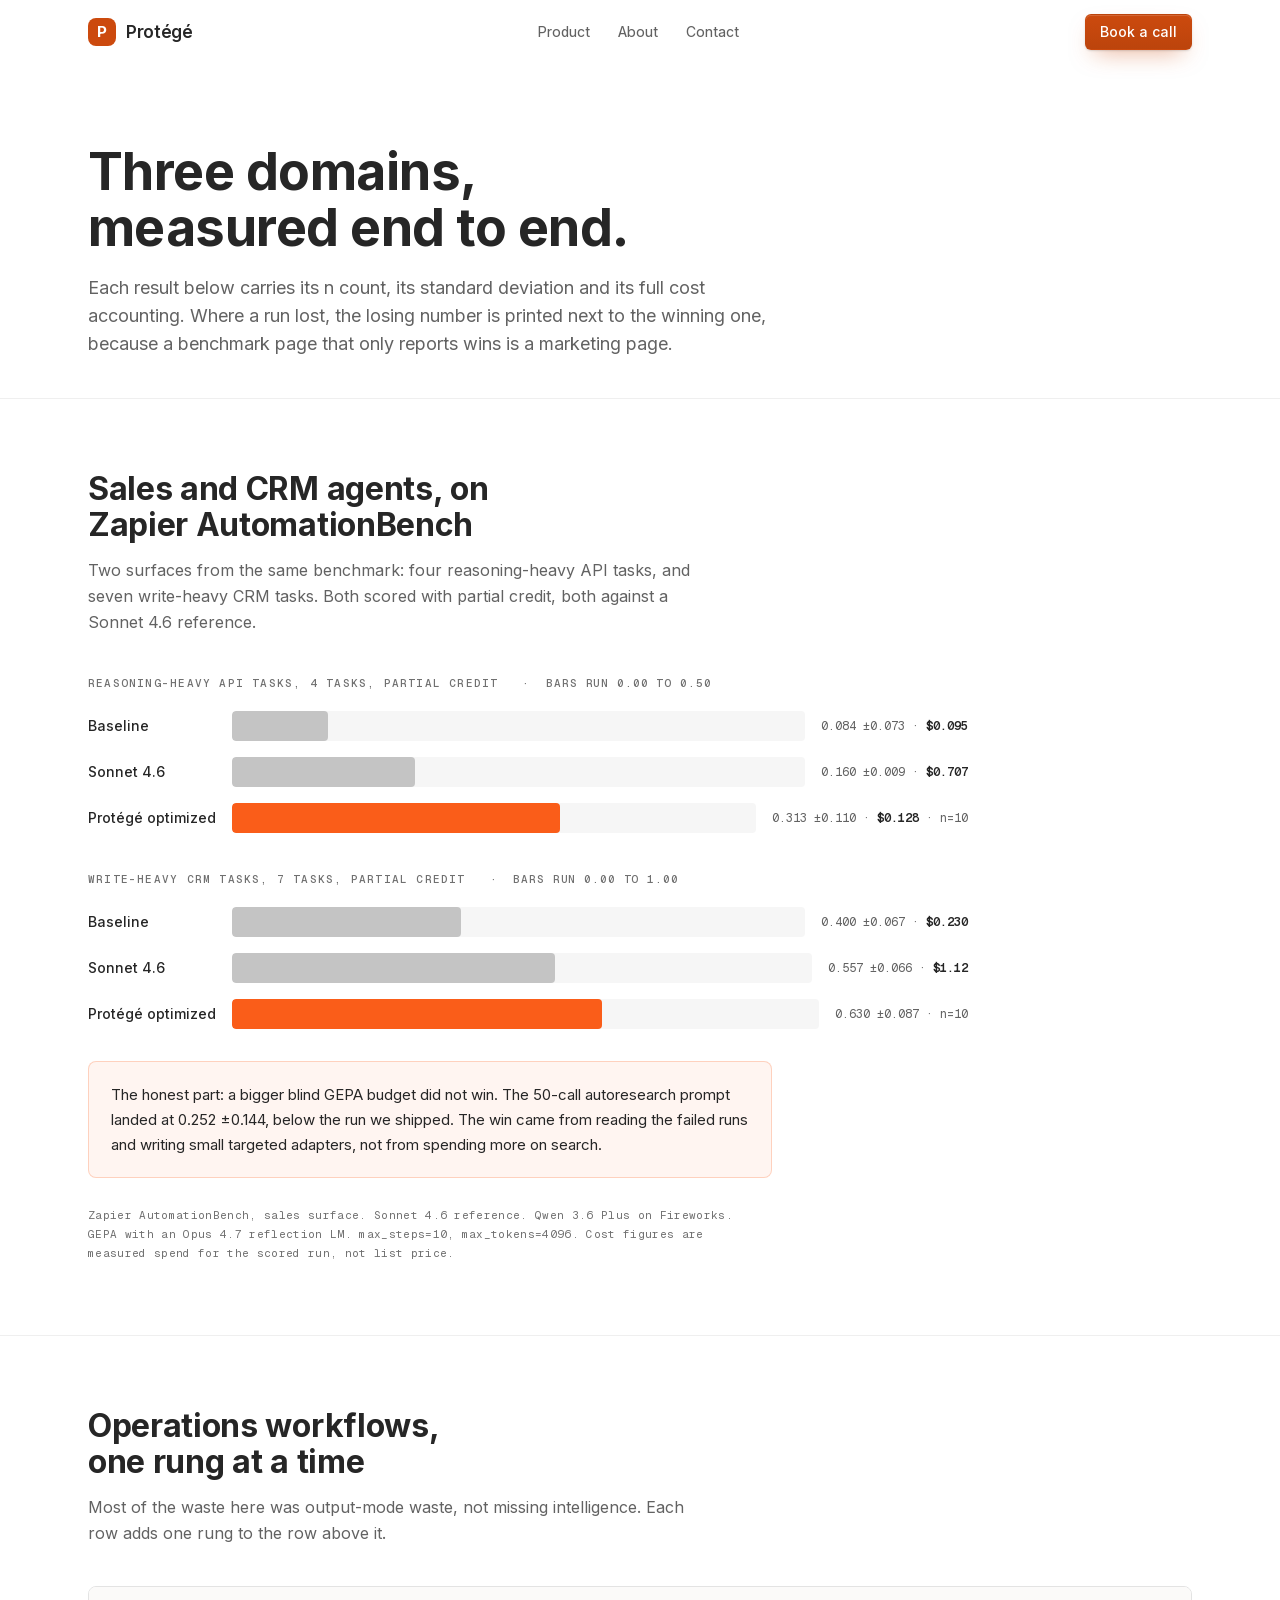
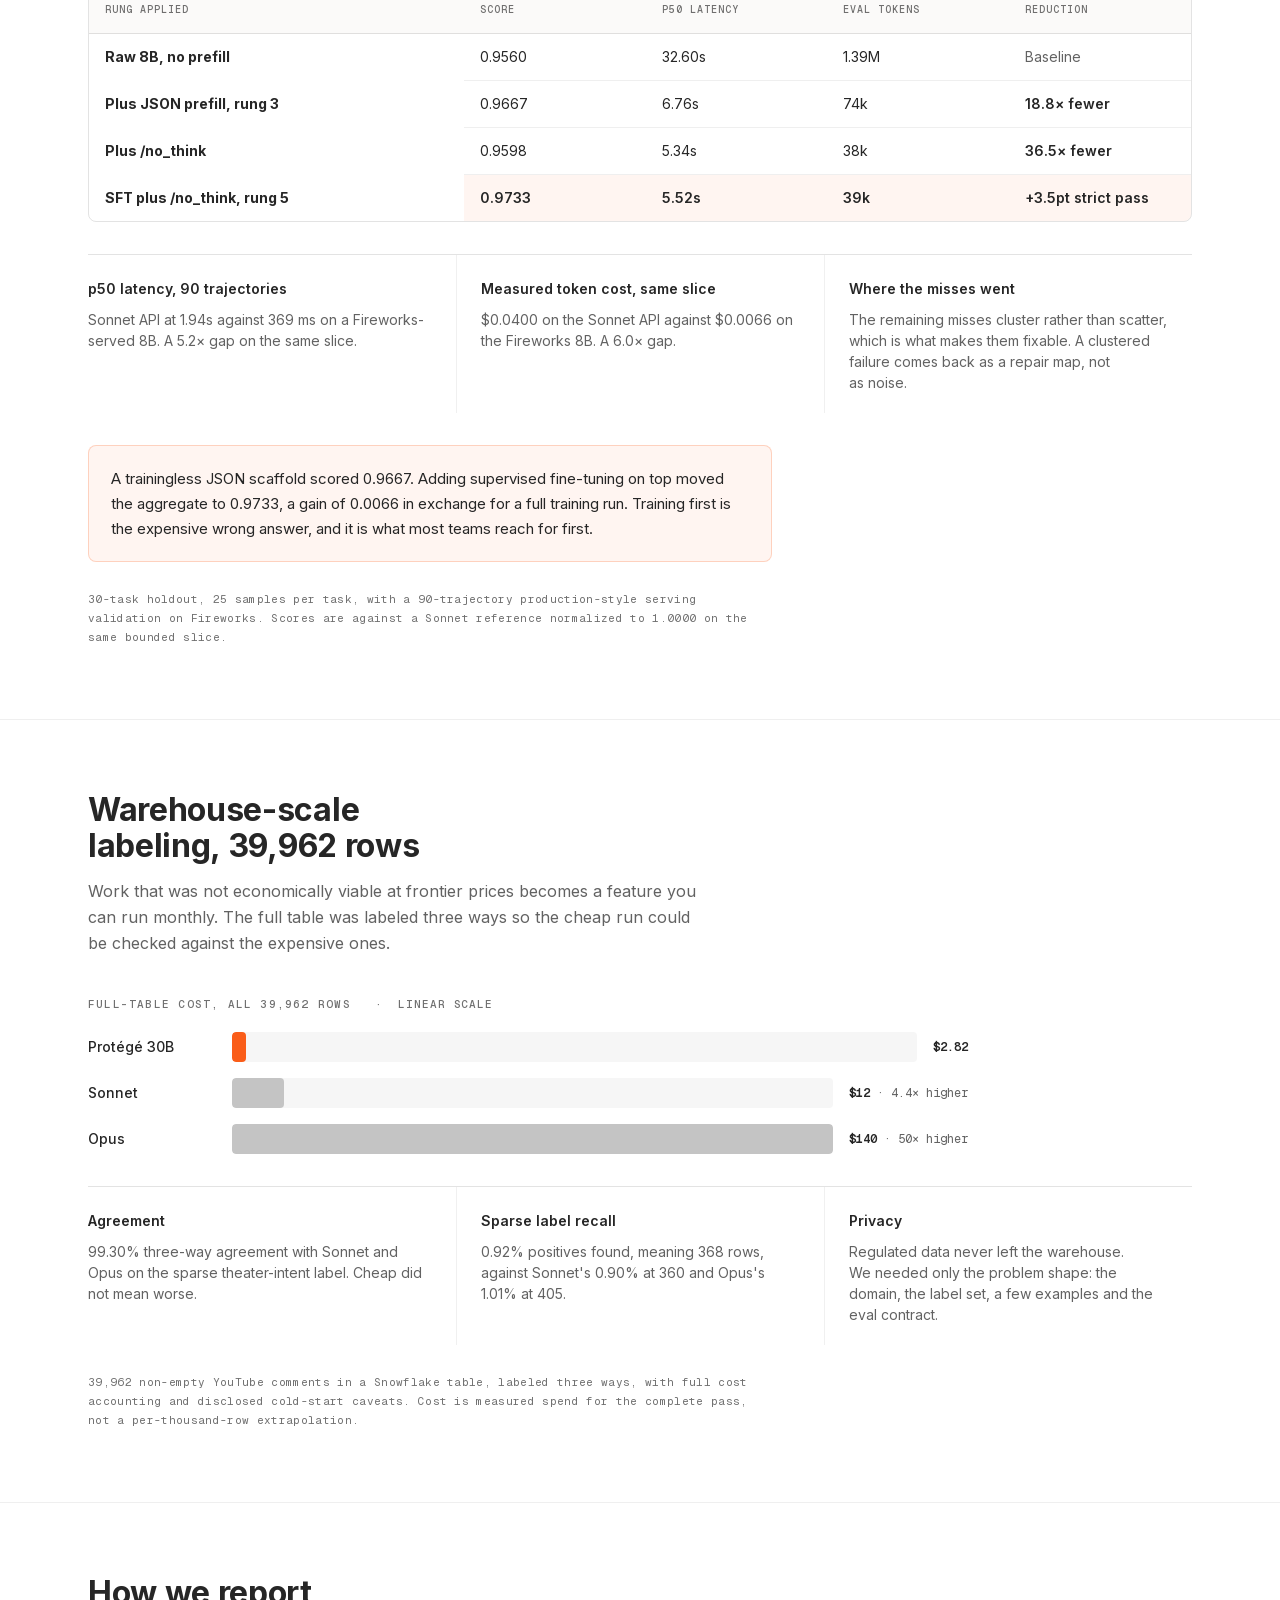
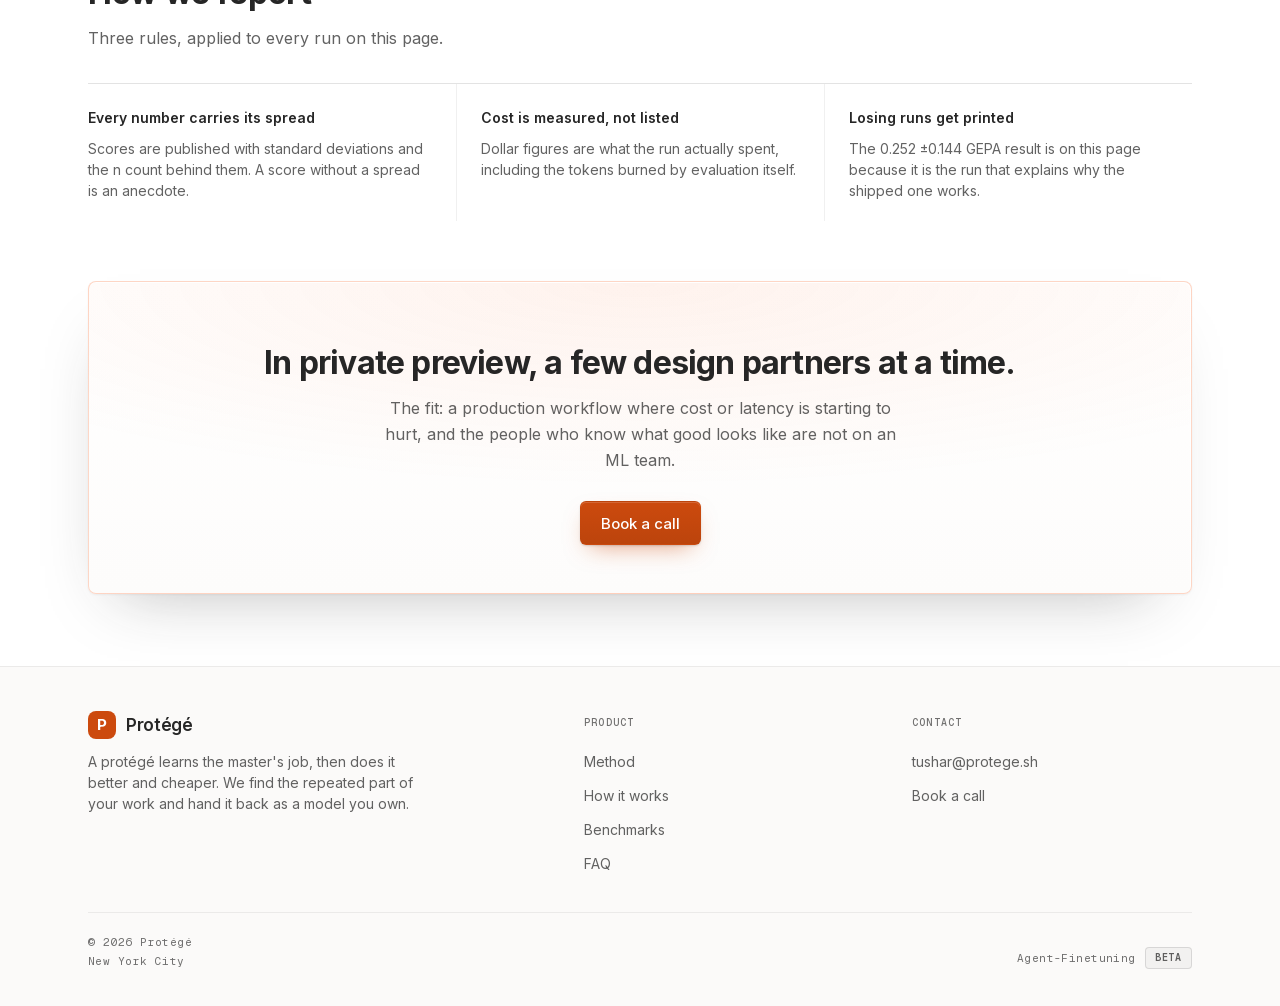
<file: benchmarks/index.html>
<!DOCTYPE html>
<html lang="en">
<head>
<meta charset="UTF-8">
<meta name="viewport" content="width=device-width,initial-scale=1">
<title>LLM post-training benchmarks: three domains, full runs, and the failures — Protégé</title>
<meta name="description" content="Measured LLM routing and post-training results across Zapier AutomationBench, a 30-task operations holdout, and 39,962 labeled rows. n counts, standard deviations, losing runs included.">
<meta name="theme-color" content="#ffffff">
<meta name="color-scheme" content="light">

<link rel="canonical" href="https://protege.sh/benchmarks/">

<meta property="og:type" content="article">
<meta property="og:site_name" content="Protégé">
<meta property="og:locale" content="en_US">
<meta property="og:url" content="https://protege.sh/benchmarks/">
<meta property="og:title" content="Protégé benchmarks: three domains, full runs, including the failures">
<meta property="og:description" content="n counts, standard deviations, cost accounting, and the runs that lost.">
<meta property="og:image" content="https://protege.sh/assets/og.png">
<meta property="og:image:width" content="1200">
<meta property="og:image:height" content="630">
<meta property="og:image:type" content="image/png">
<meta property="og:image:alt" content="Protégé benchmark results across three domains">
<meta name="twitter:card" content="summary_large_image">
<meta name="twitter:title" content="Protégé benchmarks: three domains, full runs, including the failures">
<meta name="twitter:description" content="n counts, standard deviations, cost accounting, and the runs that lost.">
<meta name="twitter:image" content="https://protege.sh/assets/og.png">
<meta name="twitter:image:alt" content="Protégé benchmark results across three domains">
<meta property="article:published_time" content="2026-08-05T00:00:00Z">
<meta property="article:modified_time" content="2026-08-05T00:00:00Z">
<meta property="article:author" content="Tushar Jain">

<link rel="icon" href="../assets/favicon.svg" type="image/svg+xml">
<link rel="preload" href="../assets/fonts/inter-latin.woff2" as="font" type="font/woff2" crossorigin>
<link rel="preload" href="../assets/fonts/geist-mono-latin.woff2" as="font" type="font/woff2" crossorigin>
<link rel="preload" href="../assets/fonts/inter-latin-ext.woff2" as="font" type="font/woff2" crossorigin>
<link rel="stylesheet" href="../assets/css/site.css">
<script>document.documentElement.className+=" js";setTimeout(function(){if(!window.__protegeReady)document.documentElement.className=document.documentElement.className.replace(" js","")},2500)</script>
<noscript><style>.reveal{opacity:1!important;transform:none!important}</style></noscript>
<script type="application/ld+json">
{
  "@context": "https://schema.org",
  "@graph": [
    {
      "@type": "TechArticle",
      "@id": "https://protege.sh/benchmarks/#article",
      "headline": "Protégé benchmarks: three domains, full runs, including the failures",
      "description": "Measured LLM routing and post-training results across Zapier AutomationBench, a 30-task operations holdout, and 39,962 labeled rows. n counts, standard deviations, cost accounting, losing runs included.",
      "url": "https://protege.sh/benchmarks/",
      "mainEntityOfPage": "https://protege.sh/benchmarks/",
      "image": "https://protege.sh/assets/og.png",
      "datePublished": "2026-08-05",
      "dateModified": "2026-08-05",
      "inLanguage": "en",
      "author": {
        "@type": "Person",
        "name": "Tushar Jain",
        "jobTitle": "Founder, Protégé"
      },
      "publisher": {
        "@id": "https://protege.sh/#organization"
      },
      "about": [
        {
          "@type": "Thing",
          "name": "LLM post-training"
        },
        {
          "@type": "Thing",
          "name": "LLM routing"
        },
        {
          "@type": "Thing",
          "name": "Inference cost reduction"
        },
        {
          "@type": "Thing",
          "name": "Eval-driven optimization"
        }
      ],
      "keywords": "LLM post-training, supervised fine-tuning, LLM routing, eval-driven optimization, inference cost reduction, open model fine-tuning"
    },
    {
      "@type": "BreadcrumbList",
      "itemListElement": [
        {
          "@type": "ListItem",
          "position": 1,
          "name": "Home",
          "item": "https://protege.sh/"
        },
        {
          "@type": "ListItem",
          "position": 2,
          "name": "Benchmarks",
          "item": "https://protege.sh/benchmarks/"
        }
      ]
    }
  ]
}
</script>
</head>
<body>

<a class="skip-link" href="#main">Skip to content</a>
<div id="navSentinel" aria-hidden="true"></div>

<header class="nav">
  <div class="wrap">
    <a class="brand" href="../" aria-label="Protégé home">
      <span class="mark" aria-hidden="true">P</span>
      <span class="word">Protégé</span>
    </a>
    <nav aria-label="Primary">
      <ul class="nav-links">
        <li><a href="../#how">Product</a></li>
        <li><a href="../team/">About</a></li>
        <li><a href="mailto:tushar@protege.sh">Contact</a></li>
      </ul>
    </nav>
    <div class="nav-right">
      <a class="btn btn-primary btn-sm" href="https://cal.com/tushar-ironlabs" target="_blank" rel="noopener">Book a call</a>
    </div>
  </div>
</header>

<main id="main" tabindex="-1">

<section class="page-head">
  <div class="wrap">
    <h1 class="t-h2">Three domains, measured end to end.</h1>
    <p class="lede">Each result below carries its n count, its standard deviation and its full cost accounting. Where a run lost, the losing number is printed next to the winning one, because a benchmark page that only reports wins is a marketing page.</p>
  </div>
</section>

<!-- ── AUTOMATIONBENCH ────────────────────────────────────────────────────── -->
<section class="bmk" id="automationbench">
  <div class="wrap">
    <h2 class="t-h4">Sales and CRM agents, on Zapier AutomationBench</h2>
    <p class="bmk-sub">Two surfaces from the same benchmark: four reasoning-heavy API tasks, and seven write-heavy CRM tasks. Both scored with partial credit, both against a Sonnet 4.6 reference.</p>

    <div class="bars">
      <div class="barset">
        <h3>Reasoning-heavy API tasks, 4 tasks, partial credit <span class="scale">bars run 0.00 to 0.50</span></h3>
        <div class="bar">
          <span class="who">Baseline</span>
          <span class="track"><span class="fill" style="width:16.8%"></span></span><span class="val">0.084 &plusmn;0.073 &middot; <b>$0.095</b></span>
        </div>
        <div class="bar">
          <span class="who">Sonnet 4.6</span>
          <span class="track"><span class="fill" style="width:32%"></span></span><span class="val">0.160 &plusmn;0.009 &middot; <b>$0.707</b></span>
        </div>
        <div class="bar is-us">
          <span class="who">Protégé optimized</span>
          <span class="track"><span class="fill" style="width:62.6%"></span></span><span class="val">0.313 &plusmn;0.110 &middot; <b>$0.128</b> &middot; n=10</span>
        </div>
      </div>

      <div class="barset">
        <h3>Write-heavy CRM tasks, 7 tasks, partial credit <span class="scale">bars run 0.00 to 1.00</span></h3>
        <div class="bar">
          <span class="who">Baseline</span>
          <span class="track"><span class="fill" style="width:40%"></span></span><span class="val">0.400 &plusmn;0.067 &middot; <b>$0.230</b></span>
        </div>
        <div class="bar">
          <span class="who">Sonnet 4.6</span>
          <span class="track"><span class="fill" style="width:55.7%"></span></span><span class="val">0.557 &plusmn;0.066 &middot; <b>$1.12</b></span>
        </div>
        <div class="bar is-us">
          <span class="who">Protégé optimized</span>
          <span class="track"><span class="fill" style="width:63%"></span></span><span class="val">0.630 &plusmn;0.087 &middot; n=10</span>
        </div>
      </div>
    </div>

    <p class="callout">The honest part: a bigger blind GEPA budget did not win. The 50-call autoresearch prompt landed at 0.252 &plusmn;0.144, below the run we shipped. The win came from reading the failed runs and writing small targeted adapters, not from spending more on search.</p>

    <p class="footnote">Zapier AutomationBench, sales surface. Sonnet 4.6 reference. Qwen 3.6 Plus on Fireworks. GEPA with an Opus 4.7 reflection LM. max_steps=10, max_tokens=4096. Cost figures are measured spend for the scored run, not list price.</p>
  </div>
</section>

<!-- ── OPERATIONS ─────────────────────────────────────────────────────────── -->
<section class="bmk" id="operations">
  <div class="wrap">
    <h2 class="t-h4">Operations workflows, one rung at a time</h2>
    <p class="bmk-sub">Most of the waste here was output-mode waste, not missing intelligence. Each row adds one rung to the row above it.</p>

    <div class="table-scroll" tabindex="0" role="region" aria-label="Eval score, latency and token burn by rung">
      <table class="grid">
        <caption class="sr-only">Eval score, latency and token burn by rung on a 30-task operations holdout</caption>
        <thead>
          <tr>
            <th scope="col">Rung applied</th>
            <th scope="col">Score</th>
            <th scope="col">p50 latency</th>
            <th scope="col">Eval tokens</th>
            <th scope="col">Reduction</th>
          </tr>
        </thead>
        <tbody>
          <tr>
            <th scope="row">Raw 8B, no prefill</th>
            <td>0.9560</td><td>32.60s</td><td>1.39M</td><td class="n">Baseline</td>
          </tr>
          <tr>
            <th scope="row">Plus JSON prefill, rung 3</th>
            <td>0.9667</td><td>6.76s</td><td>74k</td><td class="y">18.8&times; fewer</td>
          </tr>
          <tr>
            <th scope="row">Plus /no_think</th>
            <td>0.9598</td><td>5.34s</td><td>38k</td><td class="y">36.5&times; fewer</td>
          </tr>
          <tr>
            <th scope="row">SFT plus /no_think, rung 5</th>
            <td class="us">0.9733</td><td class="us">5.52s</td><td class="us">39k</td><td class="us">+3.5pt strict pass</td>
          </tr>
        </tbody>
      </table>
    </div>

    <div class="kv">
      <div>
        <p class="k">p50 latency, 90 trajectories</p>
        <p class="v">Sonnet API at 1.94s against 369 ms on a Fireworks-served 8B. A 5.2&times; gap on the same slice.</p>
      </div>
      <div>
        <p class="k">Measured token cost, same slice</p>
        <p class="v">$0.0400 on the Sonnet API against $0.0066 on the Fireworks 8B. A 6.0&times; gap.</p>
      </div>
      <div>
        <p class="k">Where the misses went</p>
        <p class="v">The remaining misses cluster rather than scatter, which is what makes them fixable. A clustered failure comes back as a repair map, not as noise.</p>
      </div>
    </div>

    <p class="callout">A trainingless JSON scaffold scored 0.9667. Adding supervised fine-tuning on top moved the aggregate to 0.9733, a gain of 0.0066 in exchange for a full training run. Training first is the expensive wrong answer, and it is what most teams reach for first.</p>

    <p class="footnote">30-task holdout, 25 samples per task, with a 90-trajectory production-style serving validation on Fireworks. Scores are against a Sonnet reference normalized to 1.0000 on the same bounded slice.</p>
  </div>
</section>

<!-- ── LABELING ───────────────────────────────────────────────────────────── -->
<section class="bmk" id="labeling">
  <div class="wrap">
    <h2 class="t-h4">Warehouse-scale labeling, 39,962 rows</h2>
    <p class="bmk-sub">Work that was not economically viable at frontier prices becomes a feature you can run monthly. The full table was labeled three ways so the cheap run could be checked against the expensive ones.</p>

    <div class="bars">
      <div class="barset">
        <h3>Full-table cost, all 39,962 rows <span class="scale">linear scale</span></h3>
        <div class="bar is-us">
          <span class="who">Protégé 30B</span>
          <span class="track"><span class="fill" style="width:2%"></span></span><span class="val"><b>$2.82</b></span>
        </div>
        <div class="bar">
          <span class="who">Sonnet</span>
          <span class="track"><span class="fill" style="width:8.6%"></span></span><span class="val"><b>$12</b> &middot; 4.4&times; higher</span>
        </div>
        <div class="bar">
          <span class="who">Opus</span>
          <span class="track"><span class="fill" style="width:100%"></span></span><span class="val"><b>$140</b> &middot; 50&times; higher</span>
        </div>
      </div>
    </div>

    <div class="kv">
      <div>
        <p class="k">Agreement</p>
        <p class="v">99.30% three-way agreement with Sonnet and Opus on the sparse theater-intent label. Cheap did not mean worse.</p>
      </div>
      <div>
        <p class="k">Sparse label recall</p>
        <p class="v">0.92% positives found, meaning 368 rows, against Sonnet's 0.90% at 360 and Opus's 1.01% at 405.</p>
      </div>
      <div>
        <p class="k">Privacy</p>
        <p class="v">Regulated data never left the warehouse. We needed only the problem shape: the domain, the label set, a few examples and the eval contract.</p>
      </div>
    </div>

    <p class="footnote">39,962 non-empty YouTube comments in a Snowflake table, labeled three ways, with full cost accounting and disclosed cold-start caveats. Cost is measured spend for the complete pass, not a per-thousand-row extrapolation.</p>
  </div>
</section>

<!-- ── METHOD NOTE ────────────────────────────────────────────────────────── -->
<section class="bmk" id="method-note">
  <div class="wrap">
    <h2 class="t-h4">How we report</h2>
    <p class="bmk-sub">Three rules, applied to every run on this page.</p>
    <div class="kv">
      <div>
        <p class="k">Every number carries its spread</p>
        <p class="v">Scores are published with standard deviations and the n count behind them. A score without a spread is an anecdote.</p>
      </div>
      <div>
        <p class="k">Cost is measured, not listed</p>
        <p class="v">Dollar figures are what the run actually spent, including the tokens burned by evaluation itself.</p>
      </div>
      <div>
        <p class="k">Losing runs get printed</p>
        <p class="v">The 0.252 &plusmn;0.144 GEPA result is on this page because it is the run that explains why the shipped one works.</p>
      </div>
    </div>

    <div class="endcta">
      <h3>In private preview, a few design partners at a time.</h3>
      <p class="endcta-body">The fit: a production workflow where cost or latency is starting to hurt, and the
        people who know what good looks like are not on an ML team.</p>
      <a class="btn btn-primary" href="https://cal.com/tushar-ironlabs" target="_blank" rel="noopener">Book a call</a>
    </div>
  </div>
</section>

</main>

<footer class="foot">
  <div class="wrap">
    <div class="about">
      <a class="brand" href="../" aria-label="Protégé home">
        <span class="mark" aria-hidden="true">P</span>
        <span class="word">Protégé</span>
      </a>
      <p>A protégé learns the master's job, then does it better and cheaper. We find the repeated part of your work and hand it back as a model you own.</p>
    </div>

    <nav aria-label="Footer">
      <div>
        <h3>Product</h3>
        <ul>
          <li><a href="../#method">Method</a></li>
          <li><a href="../#how">How it works</a></li>
          <li><a href="./">Benchmarks</a></li>
          <li><a href="../#faq">FAQ</a></li>
        </ul>
      </div>
      <div>
        <h3>Contact</h3>
        <ul>
          <li><a href="mailto:tushar@protege.sh">tushar@protege.sh</a></li>
          <li><a href="https://cal.com/tushar-ironlabs" target="_blank" rel="noopener">Book a call</a></li>
        </ul>
      </div>
    </nav>
  </div>

  <div class="wrap">
    <div class="foot-base">
      <span class="foot-place">&copy; 2026 Protégé<br>New York City</span>
      <span class="foot-status">Agent-Finetuning <span class="pill pill-beta">Beta</span></span>
    </div>
  </div>
</footer>

<script src="../assets/js/site.js" defer></script>
</body>
</html>
</file>
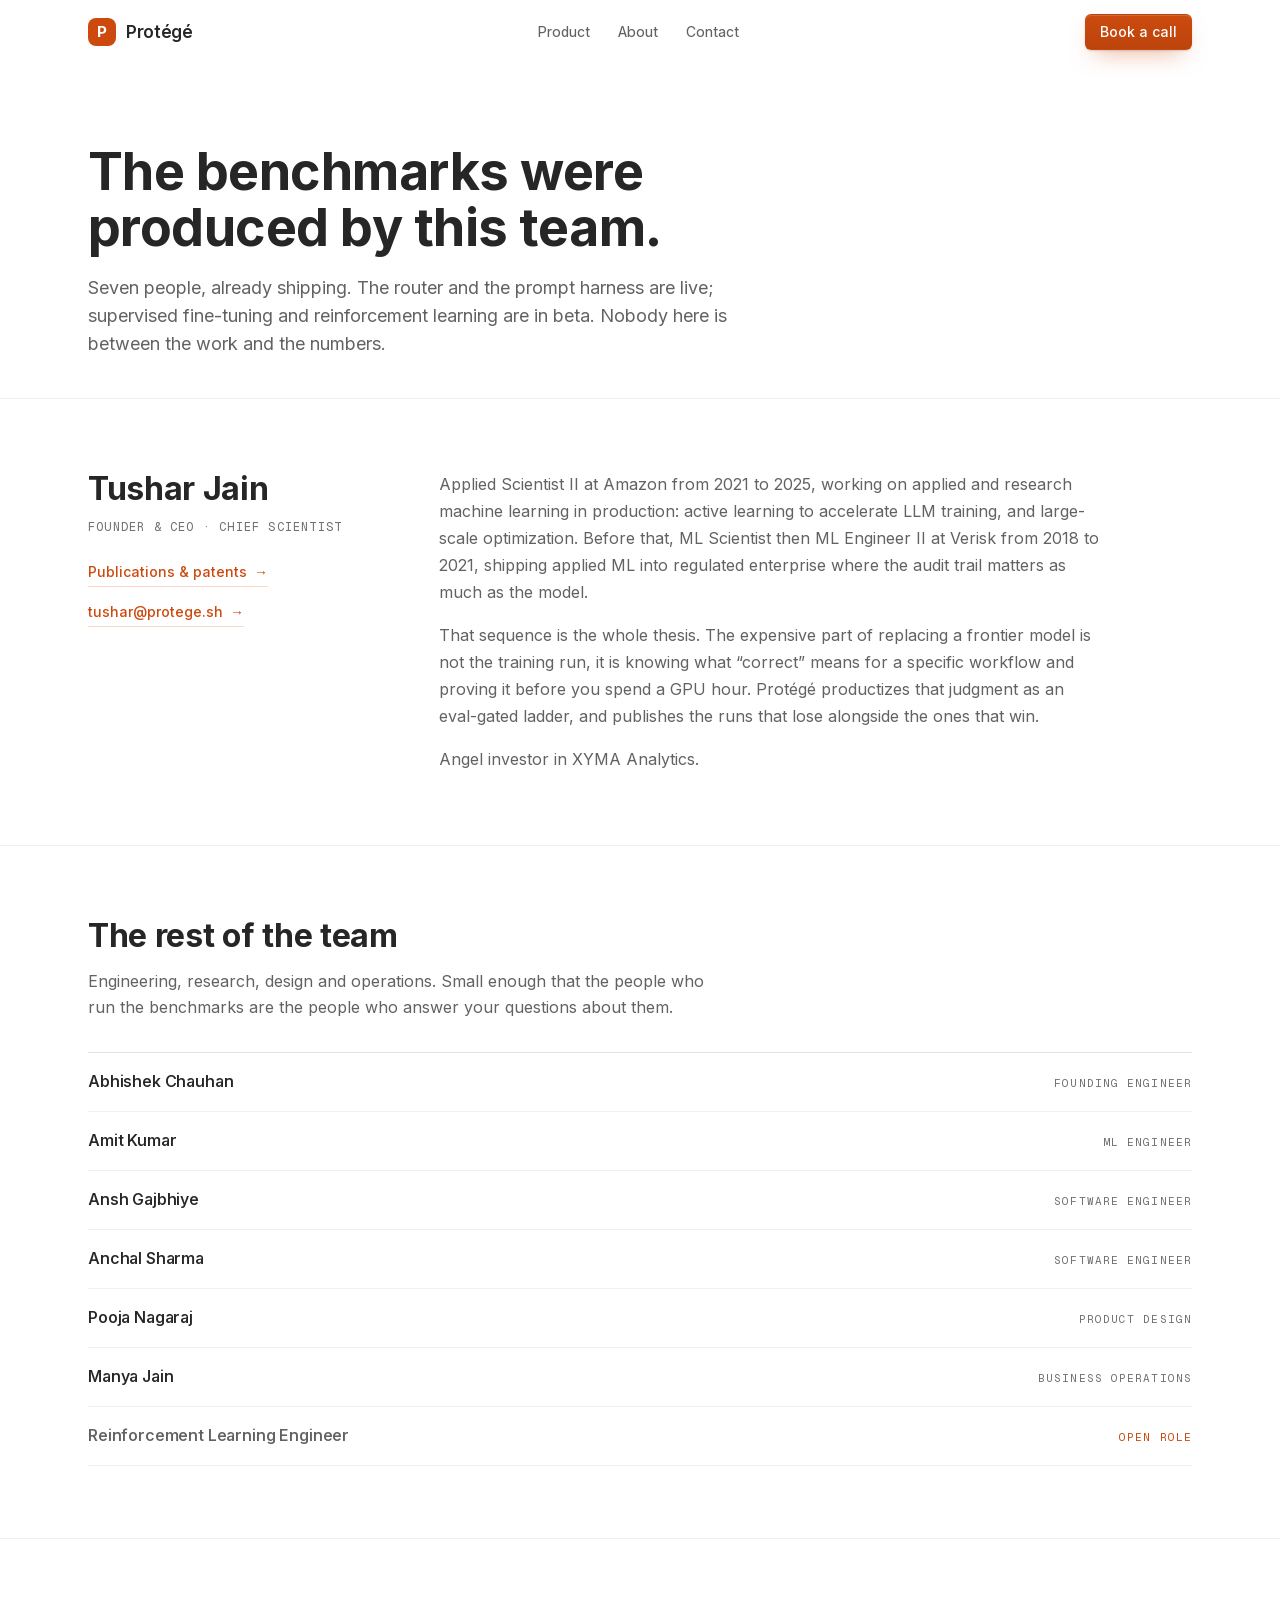
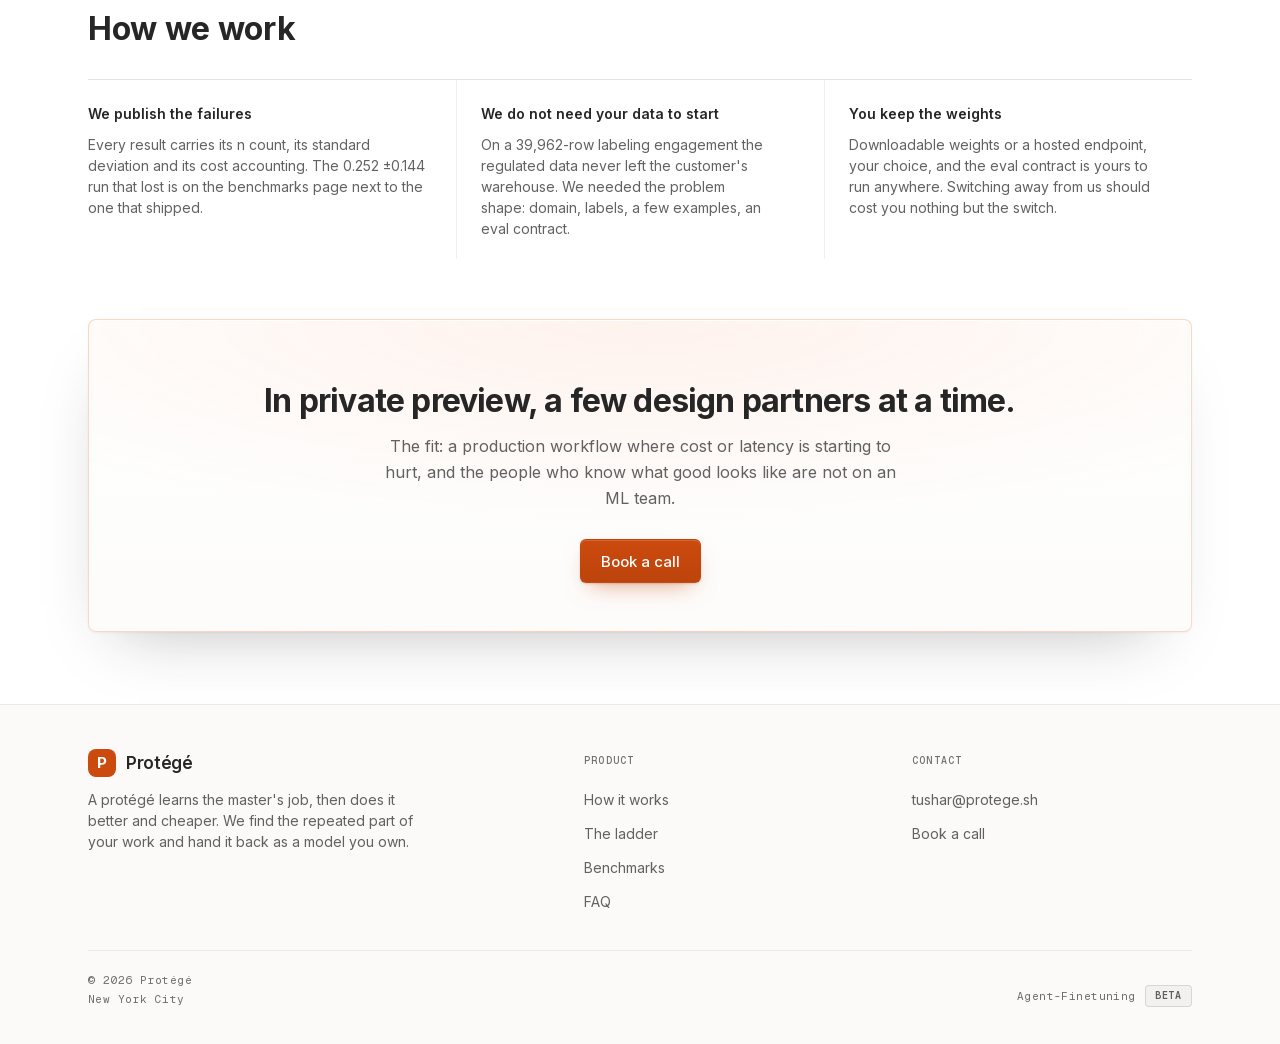
<file: team/index.html>
<!DOCTYPE html>
<html lang="en">
<head>
<meta charset="UTF-8">
<meta name="viewport" content="width=device-width,initial-scale=1">
<title>About Protégé — the team behind the post-training benchmarks</title>
<meta name="description" content="Protégé is seven people building eval-driven LLM post-training and routing. Founded by Tushar Jain, previously Applied Scientist II at Amazon and ML engineer at Verisk.">
<meta name="theme-color" content="#ffffff">
<meta name="color-scheme" content="light">

<link rel="canonical" href="https://protege.sh/team/">

<meta property="og:type" content="website">
<meta property="og:site_name" content="Protégé">
<meta property="og:locale" content="en_US">
<meta property="og:url" content="https://protege.sh/team/">
<meta property="og:title" content="About Protégé: the team behind the benchmarks">
<meta property="og:description" content="Seven people building eval-gated post-training for repeated LLM workflows.">
<meta property="og:image" content="https://protege.sh/assets/og.png">
<meta property="og:image:width" content="1200">
<meta property="og:image:height" content="630">
<meta property="og:image:type" content="image/png">
<meta property="og:image:alt" content="Protégé — eval-driven post-training and LLM routing">
<meta name="twitter:card" content="summary_large_image">
<meta name="twitter:title" content="About Protégé: the team behind the benchmarks">
<meta name="twitter:description" content="Seven people building eval-gated post-training for repeated LLM workflows.">
<meta name="twitter:image" content="https://protege.sh/assets/og.png">
<meta name="twitter:image:alt" content="Protégé — eval-driven post-training and LLM routing">

<link rel="icon" href="../assets/favicon.svg" type="image/svg+xml">
<link rel="preload" href="../assets/fonts/inter-latin.woff2" as="font" type="font/woff2" crossorigin>
<link rel="preload" href="../assets/fonts/geist-mono-latin.woff2" as="font" type="font/woff2" crossorigin>
<link rel="preload" href="../assets/fonts/inter-latin-ext.woff2" as="font" type="font/woff2" crossorigin>
<link rel="stylesheet" href="../assets/css/site.css">
<script>document.documentElement.className+=" js";setTimeout(function(){if(!window.__protegeReady)document.documentElement.className=document.documentElement.className.replace(" js","")},2500)</script>
<noscript><style>.reveal{opacity:1!important;transform:none!important}</style></noscript>
<script type="application/ld+json">
{
  "@context": "https://schema.org",
  "@graph": [
    {
      "@type": "AboutPage",
      "@id": "https://protege.sh/team/#webpage",
      "url": "https://protege.sh/team/",
      "name": "About Protégé",
      "isPartOf": {
        "@id": "https://protege.sh/#website"
      },
      "about": {
        "@id": "https://protege.sh/#organization"
      }
    },
    {
      "@type": "Person",
      "@id": "https://protege.sh/team/#tushar",
      "name": "Tushar Jain",
      "jobTitle": "Founder & CEO, Chief Scientist",
      "worksFor": {
        "@id": "https://protege.sh/#organization"
      },
      "email": "tushar@protege.sh",
      "sameAs": [
        "https://scholar.google.com/citations?user=Aq7k140AAAAJ&hl=en"
      ],
      "alumniOf": [
        {
          "@type": "Organization",
          "name": "Amazon"
        },
        {
          "@type": "Organization",
          "name": "Verisk"
        }
      ],
      "knowsAbout": [
        "LLM post-training",
        "active learning",
        "large-scale optimization",
        "applied machine learning"
      ]
    },
    {
      "@type": "BreadcrumbList",
      "itemListElement": [
        {
          "@type": "ListItem",
          "position": 1,
          "name": "Home",
          "item": "https://protege.sh/"
        },
        {
          "@type": "ListItem",
          "position": 2,
          "name": "About",
          "item": "https://protege.sh/team/"
        }
      ]
    }
  ]
}
</script>
</head>
<body>

<a class="skip-link" href="#main">Skip to content</a>
<div id="navSentinel" aria-hidden="true"></div>

<header class="nav">
  <div class="wrap">
    <a class="brand" href="../" aria-label="Protégé home">
      <span class="mark" aria-hidden="true">P</span>
      <span class="word">Protégé</span>
    </a>
    <nav aria-label="Primary">
      <ul class="nav-links">
        <li><a href="../#how">Product</a></li>
        <li><a href="./">About</a></li>
        <li><a href="mailto:tushar@protege.sh">Contact</a></li>
      </ul>
    </nav>
    <div class="nav-right">
      <a class="btn btn-primary btn-sm" href="https://cal.com/tushar-ironlabs" target="_blank" rel="noopener">Book a call</a>
    </div>
  </div>
</header>

<main id="main" tabindex="-1">

<section class="page-head">
  <div class="wrap">
    <h1 class="t-h2">The benchmarks were produced by this team.</h1>
    <p class="lede">Seven people, already shipping. The router and the prompt harness are live; supervised
      fine-tuning and reinforcement learning are in beta. Nobody here is between the work and the numbers.</p>
  </div>
</section>

<!-- ── FOUNDER ────────────────────────────────────────────────────────────── -->
<section class="bmk" id="founder">
  <div class="wrap">
    <article class="person">
      <div class="person-id">
        <h2 class="t-h4">Tushar Jain</h2>
        <p class="person-role">Founder &amp; CEO · Chief Scientist</p>
        <ul class="person-links">
          <li><a class="tlink" href="https://scholar.google.com/citations?user=Aq7k140AAAAJ&amp;hl=en" target="_blank" rel="noopener">Publications &amp; patents <span class="arw" aria-hidden="true">&rarr;</span></a></li>
          <li><a class="tlink" href="mailto:tushar@protege.sh">tushar@protege.sh <span class="arw" aria-hidden="true">&rarr;</span></a></li>
        </ul>
      </div>

      <div class="person-bio">
        <p>Applied Scientist II at Amazon from 2021 to 2025, working on applied and research machine learning
          in production: active learning to accelerate LLM training, and large-scale optimization. Before that,
          ML Scientist then ML Engineer II at Verisk from 2018 to 2021, shipping applied ML into regulated
          enterprise where the audit trail matters as much as the model.</p>
        <p>That sequence is the whole thesis. The expensive part of replacing a frontier model is not the
          training run, it is knowing what &ldquo;correct&rdquo; means for a specific workflow and proving it before you
          spend a GPU hour. Protégé productizes that judgment as an eval-gated ladder, and publishes the runs
          that lose alongside the ones that win.</p>
        <p>Angel investor in XYMA Analytics.</p>
      </div>
    </article>
  </div>
</section>

<!-- ── THE REST OF THE TEAM ───────────────────────────────────────────────── -->
<section class="bmk" id="team">
  <div class="wrap">
    <h2 class="t-h4">The rest of the team</h2>
    <p class="bmk-sub">Engineering, research, design and operations. Small enough that the people who run the
      benchmarks are the people who answer your questions about them.</p>

    <ul class="roster">
      <li><span class="r-name">Abhishek Chauhan</span><span class="r-role">Founding Engineer</span></li>
      <li><span class="r-name">Amit Kumar</span><span class="r-role">ML Engineer</span></li>
      <li><span class="r-name">Ansh Gajbhiye</span><span class="r-role">Software Engineer</span></li>
      <li><span class="r-name">Anchal Sharma</span><span class="r-role">Software Engineer</span></li>
      <li><span class="r-name">Pooja Nagaraj</span><span class="r-role">Product Design</span></li>
      <li><span class="r-name">Manya Jain</span><span class="r-role">Business Operations</span></li>
      <li class="is-open"><span class="r-name">Reinforcement Learning Engineer</span><span class="r-role">Open role</span></li>
    </ul>
  </div>
</section>

<!-- ── HOW WE WORK ────────────────────────────────────────────────────────── -->
<section class="bmk" id="how-we-work">
  <div class="wrap">
    <h2 class="t-h4">How we work</h2>
    <div class="kv">
      <div>
        <p class="k">We publish the failures</p>
        <p class="v">Every result carries its n count, its standard deviation and its cost accounting. The
          0.252 &plusmn;0.144 run that lost is on the benchmarks page next to the one that shipped.</p>
      </div>
      <div>
        <p class="k">We do not need your data to start</p>
        <p class="v">On a 39,962-row labeling engagement the regulated data never left the customer's
          warehouse. We needed the problem shape: domain, labels, a few examples, an eval contract.</p>
      </div>
      <div>
        <p class="k">You keep the weights</p>
        <p class="v">Downloadable weights or a hosted endpoint, your choice, and the eval contract is yours to
          run anywhere. Switching away from us should cost you nothing but the switch.</p>
      </div>
    </div>

    <div class="endcta">
      <h3>In private preview, a few design partners at a time.</h3>
      <p class="endcta-body">The fit: a production workflow where cost or latency is starting to hurt, and the
        people who know what good looks like are not on an ML team.</p>
      <a class="btn btn-primary" href="https://cal.com/tushar-ironlabs" target="_blank" rel="noopener">Book a call</a>
    </div>
  </div>
</section>

</main>

<footer class="foot">
  <div class="wrap">
    <div class="about">
      <a class="brand" href="../" aria-label="Protégé home">
        <span class="mark" aria-hidden="true">P</span>
        <span class="word">Protégé</span>
      </a>
      <p>A protégé learns the master's job, then does it better and cheaper. We find the repeated part of your
        work and hand it back as a model you own.</p>
    </div>

    <nav aria-label="Footer">
      <div>
        <h3>Product</h3>
        <ul>
          <li><a href="../#how">How it works</a></li>
          <li><a href="../#method">The ladder</a></li>
          <li><a href="../benchmarks/">Benchmarks</a></li>
          <li><a href="../#faq">FAQ</a></li>
        </ul>
      </div>
      <div>
        <h3>Contact</h3>
        <ul>
          <li><a href="mailto:tushar@protege.sh">tushar@protege.sh</a></li>
          <li><a href="https://cal.com/tushar-ironlabs" target="_blank" rel="noopener">Book a call</a></li>
        </ul>
      </div>
    </nav>
  </div>

  <div class="wrap">
    <div class="foot-base">
      <span class="foot-place">&copy; 2026 Protégé<br>New York City</span>
      <span class="foot-status">Agent-Finetuning <span class="pill pill-beta">Beta</span></span>
    </div>
  </div>
</footer>

<script src="../assets/js/site.js" defer></script>
</body>
</html>
</file>
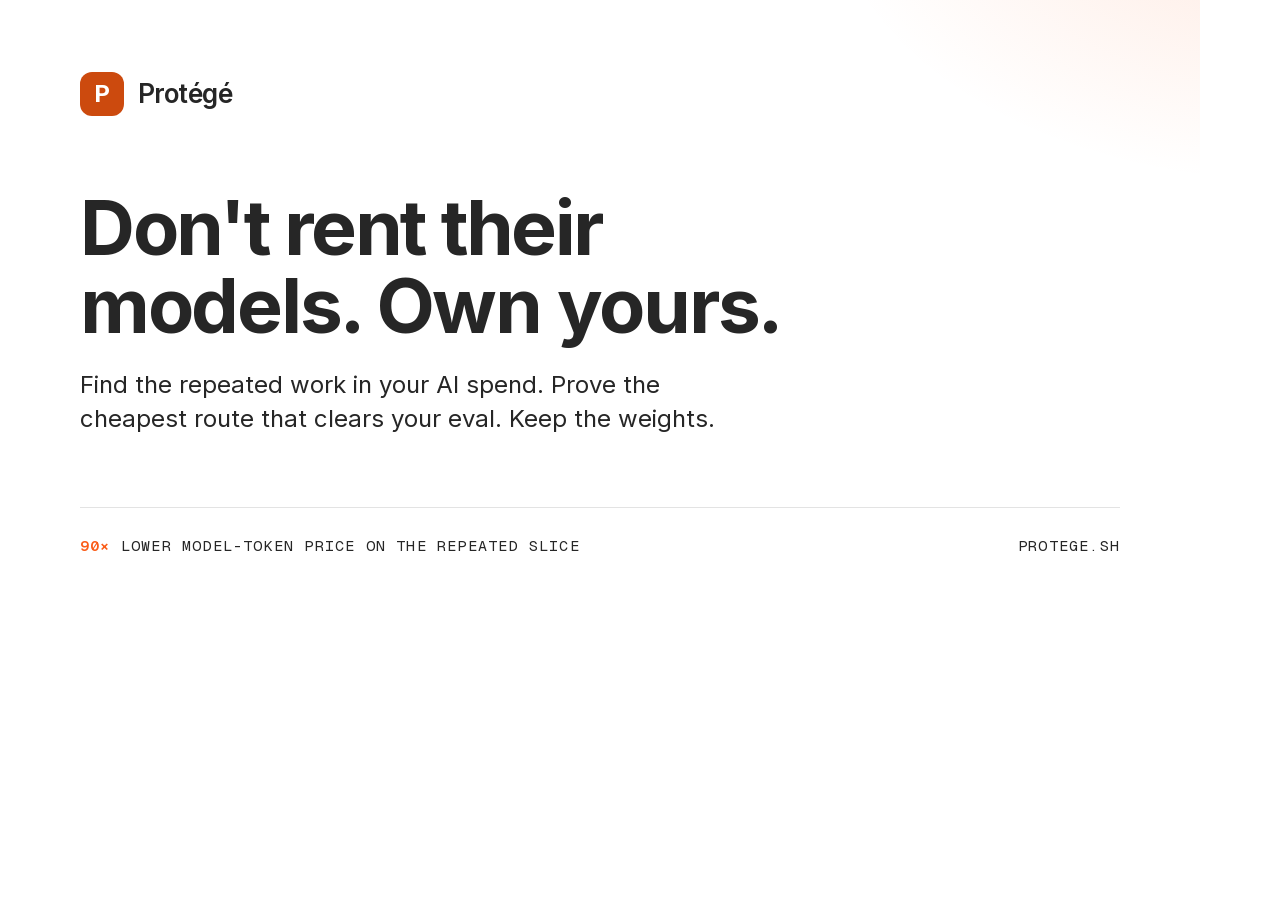
<file: assets/og.html>
<!DOCTYPE html>
<!-- Source for og.png. Rendered at 1200x630 with headless Chrome:
     "/Applications/Google Chrome.app/Contents/MacOS/Google Chrome" \
       --headless --disable-gpu --window-size=1200,630 --default-background-color=00000000 \
       --screenshot=assets/og.png assets/og.html -->
<html lang="en">
<head>
<meta name="robots" content="noindex,nofollow">
<meta charset="UTF-8">
<link rel="stylesheet" href="css/site.css">
<style>
  html, body { width: 1200px; height: 630px; overflow: hidden; }
  body {
    background: var(--bg-base);
    display: flex;
    flex-direction: column;
    justify-content: space-between;
    padding: 72px 80px;
    position: relative;
  }
  body::after {
    content: "";
    position: absolute;
    inset: 0;
    pointer-events: none;
    background: radial-gradient(760px 480px at 108% -18%, rgba(250,93,25,.14), transparent 62%);
  }
  .og-brand { display: flex; align-items: center; gap: 14px; position: relative; }
  .og-brand .mark { width: 44px; height: 44px; border-radius: 12px; font-size: 24px; }
  .og-brand .word { font-size: 26px; }
  h1 { font-size: 76px; line-height: 78px; letter-spacing: -.03em; font-weight: 700; max-width: 15ch; position: relative; }
  .og-sub { margin-top: 24px; font-size: 24px; line-height: 34px; color: var(--black-a56); max-width: 44ch; position: relative; }
  .og-foot {
    position: relative;
    display: flex;
    justify-content: space-between;
    align-items: baseline;
    padding-top: 26px;
    border-top: 1px solid var(--border-muted);
    font-family: var(--mono);
    font-size: 15px;
    letter-spacing: .08em;
    text-transform: uppercase;
    color: var(--black-a40);
  }
  .og-foot b { color: var(--heat-100); font-weight: 600; }
</style>
</head>
<body>
  <div class="brand og-brand">
    <span class="mark">P</span>
    <span class="word">Protégé</span>
  </div>

  <div>
    <h1>Don't rent their models. Own yours.</h1>
    <p class="og-sub">Find the repeated work in your AI spend. Prove the cheapest route that clears your eval. Keep the weights.</p>
  </div>

  <div class="og-foot">
    <span><b>90&times;</b> lower model-token price on the repeated slice</span>
    <span>protege.sh</span>
  </div>
</body>
</html>
</file>
<file: assets/css/site.css>
@font-face {
  font-family: 'Geist Mono';
  font-style: normal;
  font-weight: 400 600;
  font-display: swap;
  src: url(../fonts/geist-mono-latin-ext.woff2) format('woff2');
  unicode-range: U+0100-02BA, U+02BD-02C5, U+02C7-02CC, U+02CE-02D7, U+02DD-02FF, U+0304, U+0308, U+0329, U+1D00-1DBF, U+1E00-1E9F, U+1EF2-1EFF, U+2020, U+20A0-20AB, U+20AD-20C0, U+2113, U+2C60-2C7F, U+A720-A7FF;
}
@font-face {
  font-family: 'Geist Mono';
  font-style: normal;
  font-weight: 400 600;
  font-display: swap;
  src: url(../fonts/geist-mono-latin.woff2) format('woff2');
  unicode-range: U+0000-00FF, U+0131, U+0152-0153, U+02BB-02BC, U+02C6, U+02DA, U+02DC, U+0304, U+0308, U+0329, U+2000-206F, U+20AC, U+2122, U+2191, U+2193, U+2212, U+2215, U+FEFF, U+FFFD;
}
@font-face {
  font-family: 'Inter';
  font-style: normal;
  font-weight: 400 800;
  font-display: swap;
  src: url(../fonts/inter-latin-ext.woff2) format('woff2');
  unicode-range: U+0100-02BA, U+02BD-02C5, U+02C7-02CC, U+02CE-02D7, U+02DD-02FF, U+0304, U+0308, U+0329, U+1D00-1DBF, U+1E00-1E9F, U+1EF2-1EFF, U+2020, U+20A0-20AB, U+20AD-20C0, U+2113, U+2C60-2C7F, U+A720-A7FF;
}
@font-face {
  font-family: 'Inter';
  font-style: normal;
  font-weight: 400 800;
  font-display: swap;
  src: url(../fonts/inter-latin.woff2) format('woff2');
  unicode-range: U+0000-00FF, U+0131, U+0152-0153, U+02BB-02BC, U+02C6, U+02DA, U+02DC, U+0304, U+0308, U+0329, U+2000-206F, U+20AC, U+2122, U+2191, U+2193, U+2212, U+2215, U+FEFF, U+FFFD;
}

/* ==========================================================================
   PROTÉGÉ
   Design system ported from firecrawl/open-scouts DESIGN_SYSTEM.md
   heat-100 #fa5d19 is the only accent. Pixel radii. Suisse Intl is licensed,
   so Inter (the system's documented fallback) carries the sans role.
   ========================================================================== */

:root {
  /* heat scale */
  --heat-100: #fa5d19;
  --heat-24: rgba(250, 93, 25, .24);
  --heat-12: rgba(250, 93, 25, .12);
  --heat-6: rgba(250, 93, 25, .06);
  /* heat-100 is 3.14:1 on white, so it carries fills, strokes, borders and
     display numerals only. Anything at text size uses heat-text (4.59:1). */
  --heat-text: #cc4a0e;        /* 4.59:1 on white, the floor for heat as type */
  --heat-press: #a93c09;
  --heat-on-dark: #ffa477;     /* 8.2:1 on --bg-dark */
  /* the light source, so shadows and highlights agree on where it is */
  --lit-x: -6px;

  /* accents */
  --accent-black: #262626;
  --accent-white: #ffffff;
  
  /* black alpha ramp */
  --black-a72: rgba(38, 38, 38, .72);
  --black-a24: rgba(38, 38, 38, .24);
  --black-a8: rgba(38, 38, 38, .08);
  --black-a4: rgba(38, 38, 38, .04);

  /* text ramp, contrast-checked on #ffffff and #fbfaf9
     --text-2 #636363 = 6.0:1 · --text-3 #6f6f6f = 5.2:1 */
  --text-2: rgba(38, 38, 38, .72);
  --text-3: rgba(38, 38, 38, .66);

  /* white alpha ramp, dark band only */
  --white-a72: rgba(255, 255, 255, .72);
  --white-a56: rgba(255, 255, 255, .56);

  /* ui */
  --border-faint: rgba(38, 38, 38, .07);
  --border-muted: rgba(38, 38, 38, .13);
  --border-loud: rgba(38, 38, 38, .26);
  --border-faint-d: rgba(255, 255, 255, .09);
  --border-muted-d: rgba(255, 255, 255, .16);
  --bg-base: #ffffff;
  --bg-lighter: #fbfaf9;
  --bg-dark: #1e2327;

  /* type */
  --sans: "Inter", -apple-system, BlinkMacSystemFont, "Segoe UI", Roboto, sans-serif;
  --mono: "Geist Mono", ui-monospace, SFMono-Regular, Menlo, Consolas, monospace;

  /* layout */
  --maxw: 1200px;
  --gut: clamp(20px, 5vw, 48px);
  --nav-h: 64px;
  --ease: cubic-bezier(.16, 1, .3, 1);
}

/* --------------------------------------------------------------------------
   RESET
   -------------------------------------------------------------------------- */

*, *::before, *::after { box-sizing: border-box; }
* { margin: 0; padding: 0; }

html {
  -webkit-text-size-adjust: 100%;
  scroll-padding-top: calc(var(--nav-h) + 24px);
  /* clip, not hidden: hidden on the root would make it a scroll container */
  overflow-x: clip;
}

@media (prefers-reduced-motion: no-preference) {
  html { scroll-behavior: smooth; }
}

body {
  background: var(--bg-base);
  color: var(--accent-black);
  font-family: var(--sans);
  font-size: 16px;
  line-height: 24px;
  font-feature-settings: "cv05" 1;
  -webkit-font-smoothing: antialiased;
}

a { color: inherit; }
img, svg { max-width: 100%; display: block; }
button, input { font: inherit; color: inherit; }

:focus-visible {
  outline: 2px solid var(--heat-100);
  outline-offset: 3px;
  border-radius: 4px;
}

::selection { background: var(--heat-24); }

.sr-only {
  position: absolute;
  width: 1px; height: 1px;
  padding: 0; margin: -1px;
  overflow: hidden;
  clip-path: inset(50%);
  white-space: nowrap;
}

.skip-link {
  position: absolute;
  top: 8px; left: 8px;
  z-index: 100;
  padding: 10px 16px;
  background: var(--accent-black);
  color: var(--accent-white);
  border-radius: 6px;
  font-size: 14px;
  font-weight: 500;
  text-decoration: none;
  transform: translateY(-200%);
}
.skip-link:focus { transform: translateY(0); }

/* --------------------------------------------------------------------------
   TYPE SCALE (Firecrawl semantic scale, verbatim)
   -------------------------------------------------------------------------- */

.t-h1 { font-size: 60px; line-height: 64px; letter-spacing: -.3px; font-weight: 700; }
.t-h2 { font-size: 52px; line-height: 56px; letter-spacing: -.52px; font-weight: 700; }
.t-h3 { font-size: 40px; line-height: 44px; letter-spacing: -.4px; font-weight: 700; }
.t-h4 { font-size: 32px; line-height: 36px; letter-spacing: -.32px; font-weight: 700; }
strong, .strong { font-weight: 600; color: var(--accent-black); }

h1, h2, h3, h4 { text-wrap: balance; }
p, li, figcaption, summary, .rung .meta, .lede, .ch-foot, .meter-note { text-wrap: pretty; }

.lede {
  font-size: 18px;
  line-height: 28px;
  color: var(--text-2);
  max-width: 64ch;
}

/* fluid display sizes */
@media (max-width: 900px) {
  .t-h1 { font-size: clamp(36px, 7.4vw, 60px); line-height: 1.06; }
  .t-h2 { font-size: clamp(32px, 6.4vw, 52px); line-height: 1.08; }
  .t-h3 { font-size: clamp(27px, 5.2vw, 40px); line-height: 1.12; }
  .t-h4 { font-size: clamp(23px, 4.4vw, 32px); line-height: 1.16; }
  .lede { font-size: 16px; line-height: 26px; }
}

/* --------------------------------------------------------------------------
   LAYOUT
   -------------------------------------------------------------------------- */

.wrap {
  width: 100%;
  max-width: var(--maxw);
  margin-inline: auto;
  padding-inline: var(--gut);
}

section { padding-block: clamp(64px, 9vw, 112px); }
/* dense sections get room, light ones get compressed, so the page breathes */
#proof, #method { padding-block: clamp(72px, 10vw, 132px); }
#compare, #faq, #audit { padding-block: clamp(56px, 7vw, 88px); }
section.tight { padding-block: clamp(48px, 6vw, 72px); }
.band-lighter {
  /* the seam fades in and out rather than butting against white */
  background:
    linear-gradient(180deg, #fdfcfb 0%, var(--bg-lighter) 14%,
                    var(--bg-lighter) 86%, #fdfcfb 100%);
  border-block: 1px solid var(--border-faint);
}

.section-head { max-width: 52ch; }
.section-head h2 + p { margin-top: 16px; }

/* --------------------------------------------------------------------------
   NAV
   -------------------------------------------------------------------------- */

#navSentinel {
  position: absolute;
  top: 0; left: 0;
  width: 1px; height: 96px;
  pointer-events: none;
}

.nav {
  position: sticky;
  top: 0;
  z-index: 40;
  height: var(--nav-h);
  background: rgba(255, 255, 255, .82);
  backdrop-filter: saturate(180%) blur(12px);
  -webkit-backdrop-filter: saturate(180%) blur(12px);
  border-bottom: 1px solid transparent;
  transition: border-color .25s var(--ease), background .25s var(--ease);
}
.nav.is-stuck {
  border-bottom-color: var(--border-faint);
  background: rgba(255, 255, 255, .88);
  box-shadow: 0 1px 0 rgba(38, 38, 38, .04), 0 12px 28px -20px rgba(38, 38, 38, .5);
}
.nav .wrap {
  height: 100%;
  display: flex;
  align-items: center;
  justify-content: space-between;
  gap: 24px;
}
.nav-links {
  display: flex;
  align-items: center;
  gap: 28px;
  list-style: none;
  font-size: 14px;
  font-weight: 450;
  color: var(--text-2);
}
.nav-links a {
  text-decoration: none;
  transition: color .18s var(--ease);
}
.nav-links a:hover { color: var(--heat-text); }
.nav-right { display: flex; align-items: center; gap: 20px; }

.brand {
  display: inline-flex;
  align-items: center;
  gap: 10px;
  text-decoration: none;
  flex-shrink: 0;
}
.brand .mark {
  width: 28px; height: 28px;
  border-radius: 8px;
  background: var(--heat-text);
  color: #fff;
  display: grid;
  place-items: center;
  font-weight: 700;
  font-size: 15px;
  letter-spacing: -.04em;
}
.brand .word {
  font-size: 17px;
  font-weight: 600;
  letter-spacing: -.02em;
}

/* three short items fit a phone once the wordmark steps aside */
@media (max-width: 700px) {
  .nav-links { gap: 16px; font-size: 13px; }
  .nav .wrap { gap: 12px; }
  .brand .word { display: none; }
}
@media (max-width: 380px) {
  .nav-links { gap: 12px; font-size: 12px; }
  .btn-sm { padding-inline: 10px; font-size: 13px; }
}

/* --------------------------------------------------------------------------
   BUTTONS
   -------------------------------------------------------------------------- */

.btn {
  display: inline-flex;
  align-items: center;
  justify-content: center;
  gap: 8px;
  height: 44px;
  padding-inline: 20px;
  border-radius: 6px;
  border: 1px solid transparent;
  font-size: 15px;
  font-weight: 500;
  line-height: 1;
  white-space: nowrap;
  text-decoration: none;
  cursor: pointer;
  transition: background .18s var(--ease), border-color .18s var(--ease),
              color .18s var(--ease), transform .12s var(--ease);
}
.btn:active { transform: translateY(1px); }

.btn-primary {
  /* lit from above; the top stop is --heat-text, so the lightest pixel under
     white type still measures 4.59:1 */
  background: linear-gradient(180deg, var(--heat-text) 0%, #bc440c 100%);
  color: #fff;
  box-shadow:
    inset 0 1px 0 rgba(255, 255, 255, .16),
    0 1px 2px rgba(38, 38, 38, .16),
    0 10px 24px -10px rgba(204, 74, 14, .55);
}
.btn-primary:hover {
  background: linear-gradient(180deg, #c1450c 0%, var(--heat-press) 100%);
  box-shadow:
    inset 0 1px 0 rgba(255, 255, 255, .16),
    0 1px 2px rgba(38, 38, 38, .18),
    0 12px 28px -10px rgba(204, 74, 14, .62);
}

.btn-ghost {
  background: linear-gradient(180deg, #fff, #fbfaf9);
  border-color: var(--border-muted);
  color: var(--accent-black);
  box-shadow: 0 1px 2px rgba(38, 38, 38, .04);
}
.btn-ghost:hover { border-color: var(--border-loud); background: var(--black-a4); }

.btn-sm { height: 36px; padding-inline: 14px; font-size: 14px; }

/* text link with a rule that grows on hover */
.tlink {
  display: inline-flex;
  align-items: center;
  gap: 7px;
  color: var(--heat-text);
  font-size: 14px;
  font-weight: 500;
  text-decoration: none;
  border-bottom: 1px solid var(--heat-24);
  padding-bottom: 2px;
  transition: border-color .18s var(--ease);
}
.tlink:hover { border-bottom-color: var(--heat-100); }
.tlink .arw { transition: transform .18s var(--ease); }
.tlink:hover .arw { transform: translateX(3px); }

/* --------------------------------------------------------------------------
   PILLS
   -------------------------------------------------------------------------- */

.pill {
  display: inline-flex;
  align-items: center;
  height: 22px;
  padding-inline: 9px;
  border-radius: 4px;
  font-family: var(--mono);
  font-size: 10px;
  font-weight: 600;
  letter-spacing: .08em;
  text-transform: uppercase;
  white-space: nowrap;
}
.pill-live { background: var(--heat-12); color: var(--heat-text); border: 1px solid var(--heat-24); }
.pill-beta { background: var(--black-a4); color: var(--text-2); border: 1px solid var(--border-muted); }

/* --------------------------------------------------------------------------
   HERO
   A distortion field behind a two-line claim. The field is drawn on canvas
   because it is 1,800 dots being displaced every frame; CSS cannot do that,
   and an SVG with 1,800 nodes would be worse.
   -------------------------------------------------------------------------- */

.hero {
  position: relative;
  isolation: isolate;
  overflow: hidden;
  padding-block: clamp(64px, 9vw, 116px) clamp(56px, 8vw, 96px);
}
.hero .field {
  position: absolute;
  inset: 0;
  z-index: -1;
  width: 100%;
  height: 100%;
  pointer-events: none;
  /* the field fades out where the type sits, so nothing competes with the claim */
  -webkit-mask-image: radial-gradient(78% 78% at 28% 44%, transparent 12%, #000 62%);
  mask-image: radial-gradient(78% 78% at 28% 44%, transparent 12%, #000 62%);
}
/* one warm source, still off the top-right shoulder */
.hero::before {
  content: "";
  position: absolute;
  inset: -30% 0 auto 24%;
  height: 150%;
  z-index: -1;
  pointer-events: none;
  background: radial-gradient(52% 46% at 74% 26%, rgba(250, 93, 25, .13), transparent 68%);
}

.hero-grid {
  display: grid;
  grid-template-columns: minmax(0, 1.06fr) minmax(0, .94fr);
  gap: clamp(32px, 5vw, 72px);
  align-items: center;
}

.hero h1 {
  font-size: clamp(40px, 6.4vw, 82px);
  line-height: 1.02;
  letter-spacing: -.038em;
  font-weight: 800;
  max-width: 15ch;
}
.hero h1 em { font-style: normal; color: var(--heat-100); }
.hero-sub {
  margin-top: 22px;
  font-size: clamp(17px, 1.7vw, 21px);
  line-height: 1.5;
  color: var(--text-2);
  max-width: 34ch;
}

/* The job list cycles in one slot. inline-grid stacks every option in the same
   cell, so the slot is as wide as the longest one and the line never reflows. */
.hero-roles {
  margin-top: 12px;
  /* mono face, but the same size as .hero-sub so the two lines still read as
     one thought — they differ in family only */
  font-family: var(--mono);
  letter-spacing: .01em;
  font-size: clamp(17px, 1.7vw, 21px);
  line-height: 1.5;
  color: var(--text-2);
  max-width: 40ch;
}
.roles-slot {
  display: inline-grid;
  vertical-align: bottom;
}
.roles-slot > span {
  grid-area: 1 / 1;
  white-space: nowrap;
  color: var(--heat-text);
  font-weight: 600;
  opacity: 0;
}
@media (prefers-reduced-motion: no-preference) {
  .roles-slot > span { animation: role-cycle 15s infinite; }
  .roles-slot > span:nth-child(1) { animation-delay: 0s; }
  .roles-slot > span:nth-child(2) { animation-delay: 3s; }
  .roles-slot > span:nth-child(3) { animation-delay: 6s; }
  .roles-slot > span:nth-child(4) { animation-delay: 9s; }
  .roles-slot > span:nth-child(5) { animation-delay: 12s; }
}
/* the fades overlap: without it the line reads "One model per job:" with
   nothing after it for a third of a second each cycle */
@keyframes role-cycle {
  0%   { opacity: 0; transform: translateY(5px); }
  1.5% { opacity: 1; transform: none; }
  19%  { opacity: 1; transform: none; }
  22%, 100% { opacity: 0; transform: translateY(-5px); }
}
/* with motion off, the cycle becomes the plain list it was always describing */
@media (prefers-reduced-motion: reduce) {
  .roles-slot { display: none; }
  .roles .sr-only {
    position: static;
    width: auto; height: auto;
    margin: 0; overflow: visible;
    clip-path: none; white-space: normal;
    color: var(--heat-text);
    font-weight: 500;
  }
}

.status {
  list-style: none;
  margin-top: 26px;
  display: flex;
  flex-wrap: wrap;
  gap: 8px;
}
.status .pill { height: 26px; padding-inline: 11px; }

.hero-cta {
  margin-top: 30px;
  display: flex;
  flex-wrap: wrap;
  gap: 12px;
}

.hero-fig {
  transform-style: preserve-3d;
  border: 1px solid var(--border-muted);
  border-radius: 8px;
  background: linear-gradient(180deg, rgba(255, 255, 255, .86), rgba(251, 250, 249, .9));
  backdrop-filter: blur(6px);
  -webkit-backdrop-filter: blur(6px);
  padding: 22px 22px 18px;
  box-shadow:
    inset -1px 1px 0 #fff,
    0 1px 2px rgba(38, 38, 38, .04),
    var(--lit-x) 26px 56px -32px rgba(38, 38, 38, .3);
}
.hero-fig figcaption {
  margin-top: 14px;
  padding-top: 14px;
  border-top: 1px solid var(--border-faint);
  font-size: 13px;
  line-height: 20px;
  color: var(--text-3);
}

@media (max-width: 940px) {
  .hero-grid { grid-template-columns: 1fr; }
  .hero h1 { max-width: 100%; }
  .hero-sub { max-width: 44ch; }
  .hero .field {
    -webkit-mask-image: radial-gradient(120% 62% at 40% 26%, transparent 20%, #000 72%);
    mask-image: radial-gradient(120% 62% at 40% 26%, transparent 20%, #000 72%);
  }
}
@media (max-width: 620px) {
  .hero-cta .btn { width: 100%; }
}

/* --------------------------------------------------------------------------
   USED BY
   Every mark is the brand's own published logo, rendered as a single-ink
   silhouette so six unrelated palettes do not fight the page's one accent.
   -------------------------------------------------------------------------- */

section.usedby { padding-block: 0 clamp(40px, 5vw, 60px); }
.usedby-head {
  display: flex;
  align-items: center;
  justify-content: space-between;
  gap: 16px;
  padding-top: clamp(22px, 2.6vw, 30px);
  border-top: 1px solid var(--border-faint);
}
.marquee-toggle {
  flex-shrink: 0;
  background: none;
  border: 1px solid var(--border-muted);
  border-radius: 4px;
  padding: 5px 11px;
  font-family: var(--mono);
  font-size: 10px;
  font-weight: 600;
  letter-spacing: .1em;
  text-transform: uppercase;
  color: var(--text-2);
  cursor: pointer;
  transition: border-color .18s var(--ease), color .18s var(--ease);
}
.marquee-toggle:hover { border-color: var(--border-loud); color: var(--accent-black); }
.loop-close {
  margin-top: 26px;
  padding-top: 18px;
  border-top: 1px solid var(--border-faint);
  font-size: 14px;
  line-height: 22px;
  color: var(--text-2);
}
@media (min-width: 901px) { .loop-close { display: none; } }
.usedby-label {
  font-family: var(--mono);
  font-size: 11px;
  font-weight: 500;
  letter-spacing: .13em;
  text-transform: uppercase;
  color: var(--text-3);
}
/* The one moving strip on the page. */
.logo-marquee {
  margin-top: 26px;
  overflow: hidden;
  -webkit-mask-image: linear-gradient(90deg, transparent, #000 5%, #000 95%, transparent);
  mask-image: linear-gradient(90deg, transparent, #000 5%, #000 95%, transparent);
}
.logo-marquee-inner {
  display: flex;
  width: max-content;
  animation: logo-drift 30s linear infinite;
}
.logo-marquee:hover .logo-marquee-inner,
.logo-marquee:focus-within .logo-marquee-inner,
.logo-marquee.is-paused .logo-marquee-inner { animation-play-state: paused; }
.logo-track {
  list-style: none;
  display: flex;
  align-items: center;
  gap: clamp(40px, 5vw, 68px);
  padding-right: clamp(40px, 5vw, 68px);
  flex: 0 0 auto;
}
.logo-track li { display: flex; align-items: center; }
.logo-track img {
  height: var(--h, 24px);
  width: auto;
  max-width: none;
  filter: brightness(0) saturate(0);
  opacity: .68;
}
.logo-track .lockup {
  font-size: 19px;
  font-weight: 600;
  letter-spacing: -.02em;
  white-space: nowrap;
  color: rgba(38, 38, 38, .68);
}
/* two tracks, so one full track is -50%. The general form is -(100/tracks)%;
   get this wrong and the strip visibly snaps back each cycle. */
@keyframes logo-drift { to { transform: translateX(-50%); } }

@media (max-width: 620px) {
  .logo-track { gap: 34px; padding-right: 34px; }
  .logo-track img { height: calc(var(--h, 24px) * .88); }
  .logo-track .lockup { font-size: 17px; }
}

@media (prefers-reduced-motion: reduce) {
  .logo-marquee { -webkit-mask-image: none; mask-image: none; }
  .logo-marquee-inner { animation: none; width: 100%; }
  .logo-track { flex-wrap: wrap; }
  .logo-track[aria-hidden="true"] { display: none; }
}

/* --------------------------------------------------------------------------
   VILLAIN
   A cost meter, not a marquee. The page has one moving strip (the logo wall)
   and this is not it: repetition is argued with arithmetic instead of loops.
   -------------------------------------------------------------------------- */

.villain h2 { max-width: 20ch; }
.villain-lede {
  margin-top: 20px;
  max-width: 62ch;
  font-size: 17px;
  line-height: 27px;
  color: var(--text-2);
}

.meter {
  margin-top: clamp(32px, 4vw, 48px);
  border: 1px solid var(--border-muted);
  border-radius: 8px;
  /* the warmth gathers at the bottom right, where the number gets big */
  background:
    radial-gradient(120% 90% at 96% 4%, rgba(250, 93, 25, .07), transparent 62%),
    linear-gradient(180deg, #ffffff, #fdfcfb);
  padding: clamp(20px, 3vw, 30px);
  box-shadow:
    inset -1px 1px 0 #fff,
    0 1px 2px rgba(38, 38, 38, .04),
    var(--lit-x) 26px 56px -32px rgba(38, 38, 38, .3);
}
.meter-head {
  display: flex;
  flex-wrap: wrap;
  align-items: baseline;
  gap: 6px 14px;
  padding-bottom: 20px;
  border-bottom: 1px solid var(--border-faint);
}
.meter-head code {
  font-family: var(--mono);
  font-size: 14px;
  font-weight: 600;
  color: var(--accent-black);
  background: var(--black-a4);
  border: 1px solid var(--border-faint);
  border-radius: 4px;
  padding: 3px 8px;
}
.meter-head span {
  font-family: var(--mono);
  font-size: 11px;
  letter-spacing: .1em;
  text-transform: uppercase;
  color: var(--text-3);
}

.rates {
  display: grid;
  grid-template-columns: repeat(3, minmax(0, 1fr));
  margin-top: 22px;
  padding-bottom: 22px;
  border-bottom: 1px solid var(--border-faint);
}
.rate { padding-right: 20px; }
.rate + .rate { padding-left: 20px; border-left: 1px solid var(--border-faint); }
.rate-who {
  display: block;
  font-family: var(--mono);
  font-size: 10.5px;
  letter-spacing: .1em;
  text-transform: uppercase;
  color: var(--text-3);
}
.rate-amt {
  display: flex;
  align-items: baseline;      /* the unit rides the number's baseline */
  flex-wrap: wrap;
  gap: 2px 7px;
  margin-top: 10px;
  font-family: var(--mono);
  font-size: clamp(20px, 2vw, 24px);
  font-weight: 600;
  letter-spacing: -.02em;
}
.rate-amt i {
  font-style: normal;
  font-size: 11px;
  font-weight: 500;
  letter-spacing: 0;
  color: var(--text-3);
  white-space: nowrap;
}
.rate.is-heat .rate-amt,
.rate.rate-x .rate-amt { color: var(--heat-text); }
.rate.is-heat .rate-amt i,
.rate.rate-x .rate-amt i { color: var(--text-3); }
@media (max-width: 700px) {
  .rates { grid-template-columns: 1fr; gap: 14px; }
  .rate { padding-right: 0; }
  .rate + .rate {
    padding-left: 0; border-left: none;
    padding-top: 14px; border-top: 1px solid var(--border-faint);
  }
}

/* Narrow first: plain stacked rows, label beside amount. */
.meter-scale { list-style: none; margin-top: 4px; }
.meter-scale li {
  display: grid;
  grid-template-columns: 1fr auto;
  align-items: baseline;
  gap: 14px;
  padding-block: 14px;
  border-top: 1px solid var(--border-faint);
}
.meter-scale .n {
  font-family: var(--mono);
  font-size: 11px;
  letter-spacing: .1em;
  text-transform: uppercase;
  color: var(--text-3);
}
.meter-scale .v {
  font-size: clamp(22px, 7vw, 34px);
  line-height: 1;
  letter-spacing: -.04em;
  font-weight: 700;
  font-variant-numeric: tabular-nums;
}
.meter-scale .is-peak .v { color: var(--heat-text); }

/* Wide: display:contents dissolves the <li> boxes, so all four labels land in
   grid row 1 and all four amounts in row 2, where align-items:baseline gives
   them a genuinely shared baseline. Bottom-aligning cells cannot: the amounts
   are four different sizes, so each box bottom sits a different distance below
   its own baseline. The fixed grid-row only works at four columns, which is why
   this is scoped rather than global. */
@media (min-width: 781px) {
  .meter-scale {
    display: grid;
    grid-template-columns: repeat(4, minmax(0, 1fr));
    grid-template-rows: auto auto;
    align-items: baseline;
  }
  .meter-scale li { display: contents; }
  .meter-scale .n { grid-row: 1; padding: 26px 20px 0 0; border-top: none; }
  .meter-scale .v { grid-row: 2; padding: 14px 20px 24px 0; font-size: var(--s, 24px); }
  .meter-scale li + li .n,
  .meter-scale li + li .v { padding-left: 20px; border-left: 1px solid var(--border-faint); }
  .meter-scale .is-peak .n,
  .meter-scale .is-peak .v { background: linear-gradient(180deg, rgba(250, 93, 25, .07), transparent 90%); }
}

.meter-punch {
  margin-top: 22px;
  padding: 18px 22px;
  border-radius: 6px;
  background: var(--heat-6);
  border: 1px solid var(--heat-24);
  color: var(--accent-black);
  display: flex;
  flex-wrap: wrap;
  align-items: baseline;
  justify-content: space-between;
  gap: 6px 24px;
  font-size: 16px;
  line-height: 24px;
}
.meter-punch span { max-width: 52ch; }
.meter-punch b {
  font-size: clamp(28px, 4vw, 34px);
  line-height: 1;
  letter-spacing: -.04em;
  color: var(--heat-text);
}

.meter-note {
  margin-top: 16px;
  font-size: 13px;
  line-height: 20px;
  color: var(--text-3);
  max-width: 84ch;
}

.villain-note {
  margin-top: clamp(32px, 4vw, 44px);
  display: grid;
  grid-template-columns: repeat(2, minmax(0, 1fr));
  gap: 20px clamp(32px, 5vw, 64px);
}
.villain-note p {
  font-size: 15px;
  line-height: 24px;
  color: var(--text-2);
  max-width: 52ch;
}
.villain-note b { color: var(--accent-black); font-weight: 600; }

@media (max-width: 780px) {
  .meter-scale { grid-template-columns: repeat(2, minmax(0, 1fr)); }
  .meter-scale li { padding: 20px 16px 18px 0; }
  .meter-scale li + li { padding-left: 16px; }
  .meter-scale li:nth-child(3) { border-top-color: var(--border-faint); }
  .meter-scale li:nth-child(4) { border-top-color: var(--border-faint); }
  .meter-scale li:nth-child(3) { border-left: none; padding-left: 0; }
  .meter-scale .v { font-size: calc(var(--s, 24px) * .8); }
  .meter-punch b { font-size: 28px; }
  .villain-note { grid-template-columns: 1fr; }
}
@media (max-width: 440px) {
  .meter-scale { grid-template-columns: 1fr; }
  .meter-scale li + li { border-left: none; padding-left: 0; border-top-color: var(--border-faint); }
  .meter-scale li { padding-block: 16px 14px; }
}

/* --------------------------------------------------------------------------
   PROOF (the one dark band)
   -------------------------------------------------------------------------- */

.proof {
  position: relative;
  background: linear-gradient(180deg, #22272b 0%, var(--bg-dark) 34%, #1a1e21 100%);
  color: var(--accent-white);
  overflow: hidden;
}
.proof::before {
  content: "";
  position: absolute;
  inset: 0;
  pointer-events: none;
  background:
    radial-gradient(820px 460px at 86% -16%, rgba(250, 93, 25, .20), transparent 62%),
    radial-gradient(640px 440px at -6% 112%, rgba(255, 255, 255, .05), transparent 60%);
}
/* the lit top edge: warm where the source is, cool as it falls away */
.proof::after {
  content: "";
  position: absolute;
  inset: 0 0 auto;
  height: 1px;
  pointer-events: none;
  background: linear-gradient(90deg,
    transparent 0%, rgba(255, 255, 255, .14) 22%,
    rgba(250, 93, 25, .55) 74%, transparent 100%);
}
.proof .wrap { position: relative; z-index: 1; }
.proof .lede { color: var(--white-a56); }
.result {
  margin-top: clamp(40px, 5vw, 60px);
  padding-top: clamp(28px, 3.4vw, 40px);
  border-top: 1px solid var(--border-muted-d);
}
.result-num {
  margin-top: 10px;
  font-size: clamp(34px, 4.4vw, 46px);
  line-height: 1.06;
  letter-spacing: -.035em;
  font-weight: 700;
  color: var(--heat-100);
}
.result-num span {
  color: var(--accent-white);
  font-size: clamp(18px, 2vw, 22px);
  letter-spacing: -.02em;
  font-weight: 600;
}

.chart { margin-top: 26px; max-width: 900px; }
.ch-row {
  display: grid;
  grid-template-columns: minmax(0, 190px) minmax(0, 1fr) 76px;
  align-items: center;
  gap: 18px;
  padding-block: 11px;
}
.ch-name { font-size: 14.5px; color: var(--white-a72); }
.ch-track {
  height: 12px;
  border-radius: 3px;
  background: rgba(255, 255, 255, .07);
  overflow: hidden;
}
.ch-track .fill {
  display: block;
  height: 100%;
  border-radius: 3px;
  background: linear-gradient(180deg, rgba(255, 255, 255, .40), rgba(255, 255, 255, .26));
  min-width: 4px;
}
.ch-val {
  font-family: var(--mono);
  font-size: 14px;
  font-weight: 600;
  text-align: right;
  color: var(--white-a72);
  font-variant-numeric: tabular-nums;
}
.ch-row.is-us .ch-name { color: var(--accent-white); font-weight: 550; }
.ch-row.is-us .ch-track .fill {
  background: linear-gradient(180deg, #ff7a3d, var(--heat-100));
  box-shadow: inset 0 1px 0 rgba(255, 255, 255, .28);
}
.ch-row.is-us .ch-val { color: var(--heat-100); }
.ch-foot {
  margin-top: 16px;
  font-size: 13.5px;
  line-height: 21px;
  color: var(--white-a56);
  max-width: 76ch;
}
.result .tlink {
  margin-top: 20px;
  color: var(--heat-on-dark);
  border-bottom-color: rgba(255, 164, 119, .3);
}
.result .tlink:hover { border-bottom-color: var(--heat-on-dark); }

.proof-foot {
  margin-top: clamp(40px, 5vw, 56px);
  padding-top: 26px;
  border-top: 1px solid var(--border-faint-d);
  display: flex;
  flex-wrap: wrap;
  gap: 16px 40px;
  align-items: baseline;
  justify-content: space-between;
}
.proof-foot p { font-size: 15px; line-height: 24px; color: var(--white-a72); max-width: 62ch; }

@media (max-width: 720px) {
  .ch-row {
    grid-template-columns: minmax(0, 1fr) 72px;
    gap: 6px 14px;
    padding-block: 9px;
  }
  .ch-name { grid-column: 1; }
  .ch-val { grid-column: 2; grid-row: 1; }
  .ch-track { grid-column: 1 / -1; grid-row: 2; }
}

/* --------------------------------------------------------------------------
   LADDER
   -------------------------------------------------------------------------- */

.ladder-layout {
  margin-top: 44px;
  display: grid;
  grid-template-columns: minmax(0, 1fr) minmax(0, 1fr);
  gap: clamp(28px, 4vw, 56px);
  align-items: start;
}

.rungs { border-top: 1px solid var(--border-muted); }
.rung {
  display: grid;
  grid-template-columns: 30px minmax(0, 1fr) auto;
  gap: 16px;
  align-items: baseline;
  padding-block: 14px;
}
.rung + .rung { border-top: 1px solid var(--border-faint); }
.rung .n {
  font-family: var(--mono);
  font-size: 12px;
  font-weight: 600;
  color: var(--text-3);
}
.rung .name { display: block; font-size: 15px; font-weight: 550; letter-spacing: -.01em; }
.rung .meta { display: block; margin-top: 4px; font-size: 13px; line-height: 19px; color: var(--text-2); }
.rung-stop {
  margin-top: 14px;
  padding: 14px 16px;
  border: 1px solid var(--heat-24);
  background: var(--heat-6);
  border-radius: 6px;
  font-size: 14px;
  line-height: 21px;
}
.rungs-group-label {
  font-family: var(--mono);
  font-size: 10px;
  letter-spacing: .12em;
  text-transform: uppercase;
  color: var(--text-3);
  padding-block: 14px 6px;
}

.ladder-figure {
  position: sticky;
  top: calc(var(--nav-h) + 24px);
  border: 1px solid var(--border-muted);
  border-radius: 8px;
  padding: 22px;
  background: linear-gradient(180deg, #ffffff, var(--bg-lighter) 72%);
  box-shadow: inset -1px 1px 0 #fff, 0 1px 2px rgba(38, 38, 38, .04), var(--lit-x) 22px 48px -28px rgba(38, 38, 38, .26);
}
.ladder-figure figcaption {
  margin-top: 16px;
  padding-top: 14px;
  border-top: 1px solid var(--border-faint);
  font-size: 13px;
  line-height: 20px;
  color: var(--text-2);
}

@media (max-width: 940px) {
  .ladder-layout { grid-template-columns: 1fr; }
}

/* --------------------------------------------------------------------------
   COMPOUNDS
   -------------------------------------------------------------------------- */

.compound-layout {
  margin-top: 44px;
  display: grid;
  grid-template-columns: minmax(0, 1fr) minmax(0, 1.1fr);
  gap: clamp(28px, 4vw, 64px);
  align-items: start;
}
.assets { border-top: 1px solid var(--border-muted); }
.asset { padding-block: 22px; }
.asset + .asset { border-top: 1px solid var(--border-faint); }
.asset h3 { font-size: 18px; line-height: 24px; letter-spacing: -.02em; font-weight: 650; }
.asset p { margin-top: 8px; font-size: 14px; line-height: 22px; color: var(--text-2); max-width: 52ch; }

@media (max-width: 940px) {
  .compound-layout { grid-template-columns: 1fr; }
}

/* --------------------------------------------------------------------------
   TABLE
   -------------------------------------------------------------------------- */

.table-scroll {
  margin-top: 40px;
  overflow-x: auto;
  overscroll-behavior-x: contain;
  border: 1px solid var(--border-muted);
  border-radius: 8px;
}
table.grid {
  width: 100%;
  min-width: 700px;
  border-collapse: collapse;
  table-layout: fixed;
}
.grid th:first-child, .grid td:first-child { width: 34%; }
.grid th, .grid td {
  text-align: left;
  padding: 13px 16px;
  font-size: 14px;
  line-height: 20px;
  vertical-align: middle;
}
.grid thead th {
  font-family: var(--mono);
  font-size: 10px;
  font-weight: 500;
  letter-spacing: .1em;
  text-transform: uppercase;
  color: var(--text-3);
  border-bottom: 1px solid var(--border-muted);
  background: var(--bg-lighter);
}
.grid thead th.us { color: var(--heat-text); font-weight: 700; }
.grid tbody tr + tr td { border-top: 1px solid var(--border-faint); }
.grid tbody td:first-child { color: var(--text-2); }
.grid td.us { background: var(--heat-6); font-weight: 600; }
.grid th.us { background: var(--heat-12); }
.grid .y { font-weight: 600; }
.grid td.us.y { color: var(--heat-text); font-weight: 700; }
.grid .n { color: var(--text-2); }
.table-note {
  margin-top: 16px;
  font-size: 13px;
  line-height: 20px;
  color: var(--text-3);
  max-width: 88ch;
}

/* --------------------------------------------------------------------------
   THE LOOP
   The orbit IS the control. Four nodes ride a circle carrying their own
   heading; hover or focus stops the ring and raises that heading; clicking
   swaps the panel below. Nodes are tabs over one panel, so arrow keys work.
   -------------------------------------------------------------------------- */

.loop-head { max-width: 60ch; margin-inline: auto; text-align: center; }
.loop-head .lede { margin-inline: auto; }
.loop {
  margin-top: clamp(28px, 3.4vw, 44px);
  display: flex;
  flex-direction: column;
  align-items: center;
}

/* --a must be registered or it cannot interpolate; without @property the
   animation is simply skipped and each node keeps its static angle, which is
   already the evenly-spaced layout. */
@property --a {
  syntax: "<angle>";
  inherits: false;
  initial-value: 0deg;
}

.loop-orbit {
  --orbit: clamp(330px, 52vw, 660px);
  --ring-r: calc(var(--orbit) * 0.385);   /* matches the arc's r=200 in a 520 box */
  position: relative;
  width: var(--orbit);
  aspect-ratio: 1;
  display: grid;
  place-items: center;
}

/* ---- the loop arrow ---- */
.loop-arc { position: absolute; inset: 0; width: 100%; height: 100%; overflow: visible; }
.loop-arc-line {
  fill: none;
  stroke: var(--black-a24);
  stroke-width: 2.5;
  stroke-linecap: round;
  stroke-dasharray: 2 9;      /* dotted track, so the solid heat run reads as travel */
}
/* a heat dash running the arc, so direction is legible even when parked */
.loop-arc-head { fill: none; stroke: var(--heat-100); stroke-width: 4; }
/* clockwise chevrons between the nodes: direction has to be legible without
   waiting for the travelling dash to come round */
.loop-chev {
  fill: none;
  stroke: var(--heat-100);
  stroke-width: 2.6;
  stroke-linecap: round;
  stroke-linejoin: round;
  opacity: .75;
}
.loop-arc-run {
  fill: none;
  stroke: var(--heat-100);
  stroke-width: 4;
  stroke-linecap: round;
  stroke-dasharray: 210 1200;
  opacity: .95;
}
@media (prefers-reduced-motion: no-preference) {
  .loop-arc-run { animation: arc-run 6.5s linear infinite; }
}
@keyframes arc-run { to { stroke-dashoffset: -1246; } }

/* ---- the orbiting nodes ---- */
.orbit-track { position: absolute; inset: 0; }
.onode {
  position: absolute;
  top: 0;
  left: 0;
  width: 68px;
  height: 68px;
  display: grid;
  place-items: center;
  padding: 0;
  border: 1px solid var(--border-muted);
  border-radius: 10px;
  background: linear-gradient(180deg, #fff, var(--bg-lighter));
  color: var(--text-2);
  cursor: pointer;
  box-shadow: var(--lit-x) 8px 20px -12px rgba(38, 38, 38, .42);
  /* swing out to the ring, then unswing the node itself so the icon and its
     heading never tilt. offset-path is not used: path() takes no percentages,
     so it cannot follow a fluid container. */
  --a: calc(var(--i) * 90deg);
  top: 50%;
  left: 50%;
  margin: -34px 0 0 -34px;
  transform: rotate(var(--a)) translateY(calc(var(--ring-r) * -1)) rotate(calc(var(--a) * -1));
  transition: color .2s var(--ease), border-color .2s var(--ease),
              background .2s var(--ease), box-shadow .2s var(--ease), scale .18s var(--ease);
}
.onode svg { width: 30px; height: 30px; }
.onode .i-fill { fill: currentColor; stroke: none; opacity: .15; }
.onode[aria-selected="true"] .i-fill { opacity: .3; }

/* the heading rides with its icon, hidden until the node is hovered, focused
   or selected. absolute so revealing it never moves the node. */
.onode-label {
  position: absolute;
  top: calc(100% + 9px);
  left: 50%;
  transform: translateX(-50%) translateY(-4px);
  white-space: nowrap;
  padding: 5px 11px;
  border-radius: 999px;
  border: 1px solid var(--border-muted);
  background: #fff;
  box-shadow: var(--lit-x) 6px 16px -10px rgba(38, 38, 38, .35);
  font-size: 13.5px;
  font-weight: 600;
  letter-spacing: -.01em;
  color: var(--accent-black);
  opacity: 0;
  pointer-events: none;
  transition: opacity .2s var(--ease), transform .2s var(--ease);
}
.onode-label b {
  font-family: var(--mono);
  font-size: 10.5px;
  font-weight: 600;
  letter-spacing: .1em;
  color: var(--heat-press);   /* heat-text is 4.42:1 on the node's lighter stop */
  margin-right: 5px;
}
.onode:hover .onode-label,
.onode:focus-visible .onode-label,
.onode[aria-selected="true"] .onode-label {
  opacity: 1;
  transform: translateX(-50%) translateY(0);
}

.onode:hover { color: var(--heat-text); border-color: var(--heat-24); scale: 1.06; }
.onode[aria-selected="true"] {
  color: #fff;
  border-color: var(--heat-text);
  background: linear-gradient(180deg, var(--heat-text), #bc440c);
  box-shadow: var(--lit-x) 10px 24px -12px rgba(204, 74, 14, .6);
}

@media (prefers-reduced-motion: no-preference) {
  .onode {
    animation: orbit-run 52s linear infinite;
    animation-delay: calc(var(--i) * -13s);
    will-change: transform;
  }
  /* stop the whole ring when any node is engaged, so nothing is read in motion */
  .loop-orbit:hover .onode,
  .loop-orbit:focus-within .onode { animation-play-state: paused; }
}
/* 52s is the reference 40s slowed by 30%. Spacing comes from the negative
   delay, never from var(--i) inside the keyframe: calc() holding an
   unregistered custom property will not interpolate, and three of the four
   nodes silently sit at the path start. The static offset-distance above
   still spaces them when the animation is off. */
@keyframes orbit-run {
  from { --a: 0deg; }
  to   { --a: 360deg; }
}

.loop-center {
  position: relative;
  max-width: 16ch;
  text-align: center;
  font-family: var(--mono);
  font-size: clamp(11px, 1.1vw, 13px);
  line-height: 1.7;
  letter-spacing: .08em;
  text-transform: uppercase;
  color: var(--text-3);
  pointer-events: none;
}

/* ---- the panel the selection brings forward ---- */
.loop-panel {
  width: 100%;
  max-width: 720px;
  margin-top: clamp(20px, 2.6vw, 36px);
  padding: clamp(24px, 3vw, 34px);
  border: 1px solid var(--border-muted);
  border-radius: 8px;
  background:
    radial-gradient(120% 100% at 50% 0%, rgba(250, 93, 25, .06), transparent 64%),
    linear-gradient(180deg, #ffffff, #fdfcfb);
  box-shadow:
    inset -1px 1px 0 #fff,
    0 1px 2px rgba(38, 38, 38, .04),
    var(--lit-x) 26px 56px -32px rgba(38, 38, 38, .3);
  text-align: center;
}
.lp-n {
  font-family: var(--mono);
  font-size: 11px;
  font-weight: 500;
  letter-spacing: .14em;
  text-transform: uppercase;
  color: var(--heat-text);
}
.lp-title {
  margin-top: 10px;
  font-size: clamp(24px, 2.8vw, 30px);
  line-height: 1.16;
  letter-spacing: -.025em;
  font-weight: 700;
}
.lp-body {
  margin: 12px auto 0;
  max-width: 56ch;
  font-size: 16px;
  line-height: 26px;
  color: var(--text-2);
}
.loop-panel .btn { margin-top: 22px; }

@media (prefers-reduced-motion: no-preference) {
  .lp:not([hidden]) { animation: lp-in .3s var(--ease); }
}
@keyframes lp-in { from { opacity: 0; transform: translateY(6px); } }

/* below 900 a ring in one column is not a ring: the same tabs become a row */
@media (max-width: 900px) {
  .loop-arc, .loop-center { display: none; }
  .loop-orbit {
    width: 100%;
    aspect-ratio: auto;
    display: block;
  }
  .orbit-track {
    position: static;
    display: grid;
    grid-template-columns: repeat(2, minmax(0, 1fr));
    gap: 10px;
  }
  .onode {
    position: static;
    transform: none;
    margin: 0;
    width: 100%;
    height: auto;
    /* flex, not grid: the base rule's place-items:center was collapsing the
       icon and the label onto each other */
    display: flex;
    align-items: center;
    justify-content: flex-start;
    gap: 11px;
    padding: 13px 14px;
    animation: none;
  }
  .onode svg { width: 22px; height: 22px; flex: 0 0 auto; }
  /* the desktop reveal rules also set a transform, which has to be undone for
     every state here or the selected node's label sits on top of its icon */
  .onode-label,
  .onode:hover .onode-label,
  .onode:focus-visible .onode-label,
  .onode[aria-selected="true"] .onode-label {
    position: static;
    transform: none;
    opacity: 1;
    border: 0;
    background: none;
    box-shadow: none;
    padding: 0;
    white-space: normal;
  }
  .onode[aria-selected="true"] .onode-label { color: #fff; }
  .onode[aria-selected="true"] .onode-label b { color: #fff; }
}
@media (max-width: 420px) {
  .orbit-track { grid-template-columns: 1fr; }
}

/* --------------------------------------------------------------------------
   FAQ
   -------------------------------------------------------------------------- */

.faq { margin-top: 36px; border-top: 1px solid var(--border-muted); }
.faq details { border-bottom: 1px solid var(--border-faint); }
/* the whole row is the target, so it gets a hover tint and a little inset,
   otherwise a full-width click area reads as dead space */
.faq details { transition: background .18s var(--ease); }
.faq details:hover { background: var(--black-a4); }
.faq summary {
  list-style: none;
  cursor: pointer;
  padding-block: 22px;
  padding-inline: 14px 52px;
  position: relative;
  font-size: 18px;
  line-height: 27px;
  font-weight: 550;
  letter-spacing: -.01em;
  transition: color .18s var(--ease);
}
.faq summary::-webkit-details-marker { display: none; }
.faq summary:hover { color: var(--heat-text); }
/* a plus that turns into a minus, drawn with two rules rather than a glyph */
.faq summary::before,
.faq summary::after {
  content: "";
  position: absolute;
  right: 16px;
  top: 50%;
  width: 13px;
  height: 1.5px;
  background: var(--text-3);
  transition: transform .25s var(--ease), background .18s var(--ease);
}
.faq summary::after { transform: rotate(90deg); }
.faq details[open] summary::after { transform: rotate(0deg); }
.faq summary:hover::before,
.faq summary:hover::after { background: var(--heat-text); }
.faq details > p {
  padding-inline: 14px;
  padding-bottom: 24px;
  max-width: 72ch;
  font-size: 15px;
  line-height: 25px;
  color: var(--text-2);
}

/* balance splits this into two lines even though it fits on one; the FAQ
   heading is short enough to run full width, so opt it out */
#faq .section-head { max-width: none; }
#faq .section-head h2 { text-wrap: pretty; }

/* --------------------------------------------------------------------------
   CLOSE + FORM
   -------------------------------------------------------------------------- */

.close .endcta { max-width: 820px; margin-inline: auto; }
.book-card .btn { height: 48px; font-size: 16px; padding-inline: 28px; }
.book-card .fine {
  margin-top: 16px;
  font-size: 13.5px;
  line-height: 21px;
  color: var(--text-2);
}
.book-card .fine + .fine { margin-top: 10px; color: var(--text-3); }
.book-card .tlink { font-size: 13.5px; }

@media (max-width: 900px) {
  .close .wrap { grid-template-columns: 1fr; }
}

/* --------------------------------------------------------------------------
   FOOTER
   -------------------------------------------------------------------------- */

.foot {
  border-top: 1px solid var(--border-faint);
  background: var(--bg-lighter);
  padding-block: 44px 36px;
}
.foot > .wrap:first-of-type {
  display: grid;
  grid-template-columns: minmax(0, 1.6fr) minmax(0, 1fr) minmax(0, 1fr);
  gap: 32px 48px;
  align-items: start;
}
/* contents, so nav's two lists become grid items 2 and 3 rather than one
   cramped column. Do not give this a display of its own. */
.foot nav { display: contents; }

@media (max-width: 760px) {
  .foot .wrap { grid-template-columns: repeat(2, minmax(0, 1fr)); }
  .foot .about { grid-column: 1 / -1; }
}
.foot .about { max-width: 34ch; }
.foot .about p { margin-top: 12px; font-size: 14px; line-height: 21px; color: var(--text-2); }
.foot h3 {
  font-family: var(--mono);
  font-size: 10px;
  letter-spacing: .12em;
  text-transform: uppercase;
  color: var(--text-3);
  font-weight: 500;
}
.foot ul { list-style: none; margin-top: 14px; display: grid; gap: 9px; }
.foot ul a {
  font-size: 14px;
  color: var(--text-2);
  text-decoration: none;
  transition: color .18s var(--ease);
}
.foot ul a:hover { color: var(--heat-text); }
.foot-base {
  width: 100%;
  margin-top: 36px;
  padding-top: 20px;
  border-top: 1px solid var(--border-faint);
  display: flex;
  flex-wrap: wrap;
  gap: 12px 24px;
  align-items: flex-end;
  justify-content: space-between;
  font-family: var(--mono);
  font-size: 11px;
  letter-spacing: .04em;
  color: var(--text-3);
}
.foot-place { line-height: 1.7; }
.foot-status { display: inline-flex; align-items: center; gap: 9px; }

/* --------------------------------------------------------------------------
   SVG FIGURE DEFAULTS
   -------------------------------------------------------------------------- */

.fig-axis { font-family: var(--mono); font-size: 12px; fill: var(--text-3); letter-spacing: .06em; }
.fig-label { font-family: var(--mono); font-size: 12.5px; fill: var(--text-2); }
.fig-value { font-family: var(--mono); font-size: 14px; font-weight: 600; fill: var(--accent-black); }
/* labels sit over the connector line, so give them their own edge */
.fig-label, .fig-value { paint-order: stroke; stroke: #fff; stroke-width: 3px; stroke-linejoin: round; }
/* below 620 the 460-unit viewBox renders ~270px wide, which would put this
   type at 7px. Scroll the figure at its real size instead of shrinking it. */
@media (max-width: 620px) {
  .ladder-figure { overflow-x: auto; }
  .ladder-figure svg { min-width: 420px; }
  .fig-label { font-size: 20px; }
  .fig-axis { font-size: 19px; }
  .fig-value { font-size: 22px; }
}
/* cap the figure so a single-column layout does not blow the type up */
.ladder-figure svg { max-width: 560px; margin-inline: auto; }
.fig-grid { stroke: var(--border-faint); stroke-width: 1; }

/* --------------------------------------------------------------------------
   BENCHMARKS PAGE
   -------------------------------------------------------------------------- */

.page-head { padding-block: clamp(48px, 7vw, 80px) clamp(28px, 4vw, 40px); }
.page-head h1 { max-width: 18ch; }
.page-head .lede { margin-top: 18px; }

.bmk { padding-block: clamp(48px, 6vw, 72px); border-top: 1px solid var(--border-faint); }
.bmk > .wrap > h2 { max-width: 22ch; }
.bmk-sub { margin-top: 14px; font-size: 16px; line-height: 26px; color: var(--text-2); max-width: 62ch; }

.bars { margin-top: 36px; display: grid; gap: 34px; max-width: 880px; }
.barset h3 .scale { color: var(--text-3); letter-spacing: .08em; }
.barset h3 .scale::before { content: "\00a0\00a0\00b7\00a0\00a0"; }
.barset h3 {
  font-family: var(--mono);
  font-size: 11px;
  letter-spacing: .11em;
  text-transform: uppercase;
  color: var(--text-3);
  font-weight: 500;
}
.bar {
  margin-top: 16px;
  display: grid;
  grid-template-columns: minmax(0, 128px) minmax(0, 1fr) max-content;
  gap: 16px;
  align-items: center;
}
.bar .who { font-size: 14px; font-weight: 500; }
.bar .track { height: 30px; background: var(--black-a4); border-radius: 4px; overflow: hidden; }
.bar .fill { display: block; height: 100%; border-radius: 4px; background: var(--black-a24); min-width: 3px; }
.bar.is-us .fill { background: var(--heat-100); }
.bar .val {
  white-space: nowrap;
  font-family: var(--mono);
  font-size: 12px;
  color: var(--text-2);
}
.bar .val b { color: var(--accent-black); font-weight: 600; }
@media (max-width: 720px) {
  .bar { grid-template-columns: 1fr; gap: 6px; }
  .bar .track { height: 26px; }
  .bar .val { white-space: normal; }
}

.callout {
  margin-top: 32px;
  border: 1px solid var(--heat-24);
  background: var(--heat-6);
  border-radius: 8px;
  padding: 20px 22px;
  font-size: 15px;
  line-height: 25px;
  max-width: 76ch;
}
.footnote {
  margin-top: 28px;
  font-family: var(--mono);
  font-size: 11px;
  line-height: 19px;
  letter-spacing: .03em;
  color: var(--text-3);
  max-width: 96ch;
}

.kv { margin-top: 32px; display: grid; grid-template-columns: repeat(3, minmax(0, 1fr)); gap: 0; border-top: 1px solid var(--border-muted); }
.kv > div { padding: 22px 24px 20px 0; }
.kv > div + div { padding-left: 24px; border-left: 1px solid var(--border-faint); }
.kv .k { font-size: 14px; font-weight: 600; }
.kv .v { margin-top: 8px; font-size: 14px; line-height: 21px; color: var(--text-2); }
@media (max-width: 780px) {
  .kv { grid-template-columns: 1fr; }
  .kv > div { padding-right: 0; }
  .kv > div + div { padding-left: 0; border-left: none; border-top: 1px solid var(--border-faint); }
}

/* --------------------------------------------------------------------------
   TEAM PAGE
   -------------------------------------------------------------------------- */

.person {
  display: grid;
  grid-template-columns: minmax(0, 300px) minmax(0, 1fr);
  gap: clamp(24px, 4vw, 64px);
  align-items: start;
}
.person-role {
  margin-top: 10px;
  font-family: var(--mono);
  font-size: 12px;
  letter-spacing: .1em;
  text-transform: uppercase;
  color: var(--text-3);
  line-height: 1.8;
}
.person-links {
  list-style: none;
  margin-top: 20px;
  display: grid;
  gap: 12px;
  justify-items: start;
}
.person-bio p {
  font-size: 16px;
  line-height: 27px;
  color: var(--text-2);
  max-width: 66ch;
}
.person-bio p + p { margin-top: 16px; }

.roster {
  list-style: none;
  margin-top: 32px;
  border-top: 1px solid var(--border-muted);
}
.roster li {
  display: flex;
  flex-wrap: wrap;
  align-items: baseline;
  justify-content: space-between;
  gap: 4px 24px;
  padding-block: 16px;
  border-bottom: 1px solid var(--border-faint);
}
.r-name { font-size: 16px; font-weight: 550; letter-spacing: -.01em; }
.r-role {
  font-family: var(--mono);
  font-size: 11px;
  letter-spacing: .1em;
  text-transform: uppercase;
  color: var(--text-3);
}
.roster .is-open .r-name { color: var(--text-2); }
.roster .is-open .r-role { color: var(--heat-text); }

@media (max-width: 780px) {
  .person { grid-template-columns: 1fr; }
}

/* --------------------------------------------------------------------------
   END CTA
   Centred, because it is the last thing on the page with nothing to align to.
   -------------------------------------------------------------------------- */

.endcta {
  margin-top: clamp(40px, 5vw, 60px);
  padding: clamp(32px, 4vw, 48px) clamp(24px, 4vw, 40px);
  border: 1px solid var(--heat-24);
  border-radius: 8px;
  background:
    radial-gradient(110% 100% at 50% 0%, rgba(250, 93, 25, .08), transparent 66%),
    linear-gradient(180deg, #ffffff, #fdfcfb);
  box-shadow:
    inset -1px 1px 0 #fff,
    0 1px 2px rgba(38, 38, 38, .05),
    var(--lit-x) 30px 64px -36px rgba(38, 38, 38, .34);
  text-align: center;
}
.endcta h2,
.endcta h3 {
  margin-top: 14px;
  font-size: clamp(24px, 3vw, 32px);
  line-height: 1.16;
  letter-spacing: -.025em;
  font-weight: 700;
}
.endcta-body {
  margin: 14px auto 0;
  max-width: 54ch;
  font-size: 16px;
  line-height: 26px;
  color: var(--text-2);
}
.endcta-body + .endcta-body { margin-top: 12px; }
.endcta .btn { margin-top: 28px; }
.endcta-fine {
  margin: 14px auto 0;
  max-width: 56ch;
  font-size: 13.5px;
  line-height: 21px;
  color: var(--text-3);
}
.endcta-fine + .endcta-fine { margin-top: 8px; }
.endcta-fine .tlink { font-size: 13.5px; }

/* --------------------------------------------------------------------------
   REVEAL
   -------------------------------------------------------------------------- */

@media (prefers-reduced-motion: no-preference) {
  .js .reveal {
    opacity: 0;
    transform: translateY(14px);
    transition: opacity .7s var(--ease), transform .7s var(--ease);
  }
  .js .reveal.in { opacity: 1; transform: none; }
}

/* --------------------------------------------------------------------------
   PRINT
   This page gets forwarded as evidence, so the numbers have to survive paper.
   Browsers drop background images when printing, which would leave the dark
   band's white type on white stock.
   -------------------------------------------------------------------------- */

@media print {
  .nav, .skip-link, .logo-marquee, .loop-orbit { display: none !important; }
  .reveal { opacity: 1 !important; transform: none !important; }
  section { padding-block: 24pt !important; break-inside: avoid; }

  .proof, .proof .lede, .ch-name, .ch-val, .ch-foot, .result-num span, .proof-foot p {
    color: #262626 !important;
  }
  .proof { background: none !important; }
  .proof::before, .proof::after { display: none !important; }
  .ch-track { border: 1px solid #767676; background: none !important; }
  .result .tlink, .result-num { color: #262626 !important; }
  .ch-track .fill { background: #767676 !important; }
  .ch-row.is-us .ch-track .fill { background: #262626 !important; }
  .result { border-top: 1px solid #999 !important; }

  .meter-punch { background: none !important; border: 1px solid #999 !important; }
  .meter, .gapfig, .ladder-figure, .endcta, .book-card { box-shadow: none !important; }

  a[href^="http"]::after { content: " (" attr(href) ")"; font-size: 9pt; word-break: break-all; }
}
</file>
